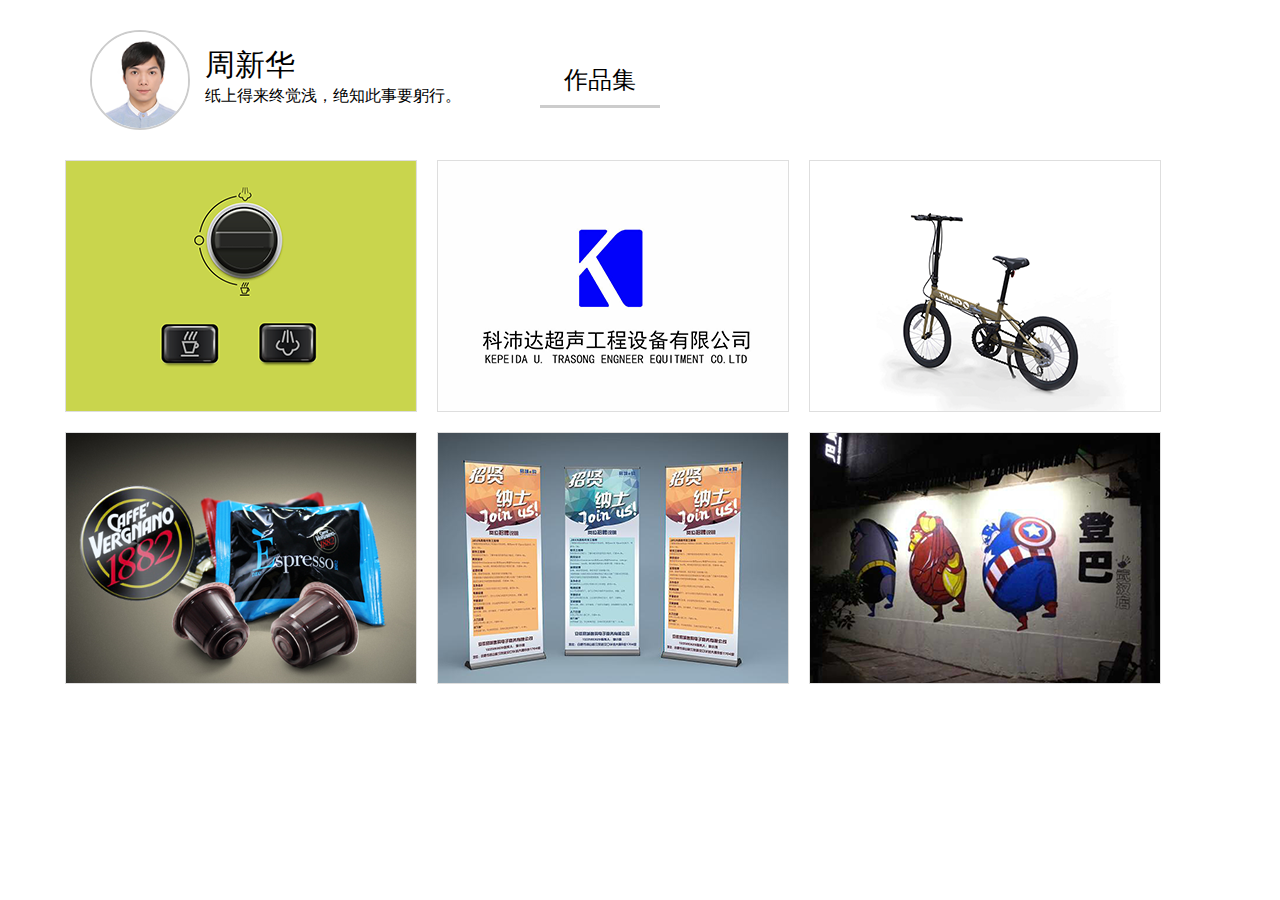
<file: index.html>
<!DOCTYPE html>
<html>
<head lang="en">
    <meta charset="UTF-8">
    <title>周新华作品集</title>
    <style type="text/css">
        body, h1, h2, h3, h4, h5, h6, hr, p, blockquote, /* structural elements 结构元素 */
        dl, dt, dd, ul, ol, li, /* list elements 列表元素 */
        pre, /* text formatting elements 文本格式元素 */
        fieldset, lengend, button, input, textarea, /* form elements 表单元素 */
        th, td { /* table elements 表格元素 */
            margin: 0;
            padding: 0;
        }
        ul, ol { list-style: none; }

        /* 重置文本格式元素 */
        a { text-decoration: none;
            color: #000;}
        a:hover { text-decoration: none; }
        body{
            font-family: 微软雅黑;
        }
        .head{
            height:120px;
            margin-top: 20px;
            /*background-color: #ccc;*/
        }
        .head .nav{
            height: 120px;
            width: 1100px;
            margin: 0 auto;
            /*background-color: yellow;*/
        }
        .head .nav .logo{
            height: 120px;
            width: 450px;
            /*background-color: gray;*/
            float: left;
        }
        .head .nav .mulu{
            /*background-color: red;*/
            float: left;
        }
        .head .nav .mulu ul{
            font-size: 24px;
            color: #000;
        }
        .head .nav .mulu ul li{
            float: left;
            width: 120px;
            height: 85px;
            text-align: center;
            line-height: 120px;
        }
        .active{
            border-bottom: 3px solid;
            border-bottom-color: #cccccc;
        }
        .head .nav .touxiang{
            width: 100px;
            height: 100px;
            border-radius: 50%;
            text-align: center;
            overflow: hidden;
            float: left;
            border: 2px solid;
            border-color: #cccccc;
            margin-top: 10px;
            box-sizing: border-box;
        }
        .head .nav .name{
            float: left;
            margin-left: 15px;
            padding-top: 25px;
        }
        #zxh{
            font-size: 30px;
        }
        .head .nav .logo .touxiang img{
            width: 100px;
        }
        .content{
            height: 580px;
            width: 1150px;
            margin: 0 auto;
        }
        .pi {
            width: 350px;
            height: 250px;
            display: inline-block;
            border: 1px solid #dedede;
            margin: 20px 20px 0 0;
            float: left;
            text-align: center;
            line-height: 250px;
        }
        .box1 {
            background: url('./images/1.png') no-repeat;
            background-size: contain; 
            opacity: 1;
        }
        .content1 {
            height:100%;
            width: 100%;
            opacity: 0;
            background: rgba(0,0,0,0.3);
            color: #fff;
            font-size: 30px;
        }
        .content1 a{
            color: #fff;
        }
        .content1:hover {
            opacity: 1;
        }
        .box2 {
            background: url('./images/2.png') no-repeat;
            background-size: contain; 
        }
        .box3 {
            background: url('./images/3.png') no-repeat;
            background-size: contain; 
        }
        .box4 {
            background: url('./images/4.png') no-repeat;
            background-size: contain; 
        }
        .box5 {
            background: url('./images/5.png') no-repeat;
            background-size: contain; 
        }
        .box6 {
            background: url('./images/8.png') no-repeat;
            background-size: contain; 
        }
        /*.box7 {*/
            /*background: url('./images/7.png') no-repeat;*/
            /*background-size: contain; */
        /*}*/
        /*.box8 {*/
            /*background: url('./images/8.png') no-repeat;*/
            /*background-size: contain; */
        /*}*/
    </style>
</head>
<body>
<div class="head">
    <div class="nav">
        <div class="logo">
            <div class="touxiang">
                <a href="index.html"><img src="images/tx2.png" alt=""/></a>
            </div>
            <div class="name">
                <p id="zxh">周新华</p>
                <p>纸上得来终觉浅，绝知此事要躬行。</p>
            </div>
        </div>
        <div class="mulu">
            <ul>
                <li class="active"><P><a href="">作品集</a></P></li>
                <!--<li><p><a href="">简历</a></p></li>-->
            </ul>
        </div>
    </div>
</div>
<div class="content">
    <div class="pi box1">
        <div class="content1"><a href="UI.html">UI设计</a></div>
    </div>
    <div class="pi box2">
        <div class="content1"><a href="VI.html">VI设计</a></div>
    </div>
    <div class="pi box3"><div class="content1"><a href="PD.html">产品设计</a></div></div>
    <div class="pi box4"><div class="content1"><a href="DS.html">电商设计</a></div></div>
    <div class="pi box5"><div class="content1"><a href="PM.html">平面设计</a></div></div>
    <div class="pi box6"><div class="content1"><a href="SH.html">手绘涂鸦</a></div></div>
</div>
<div class="footer"></div>

</body>
</html>
</file>
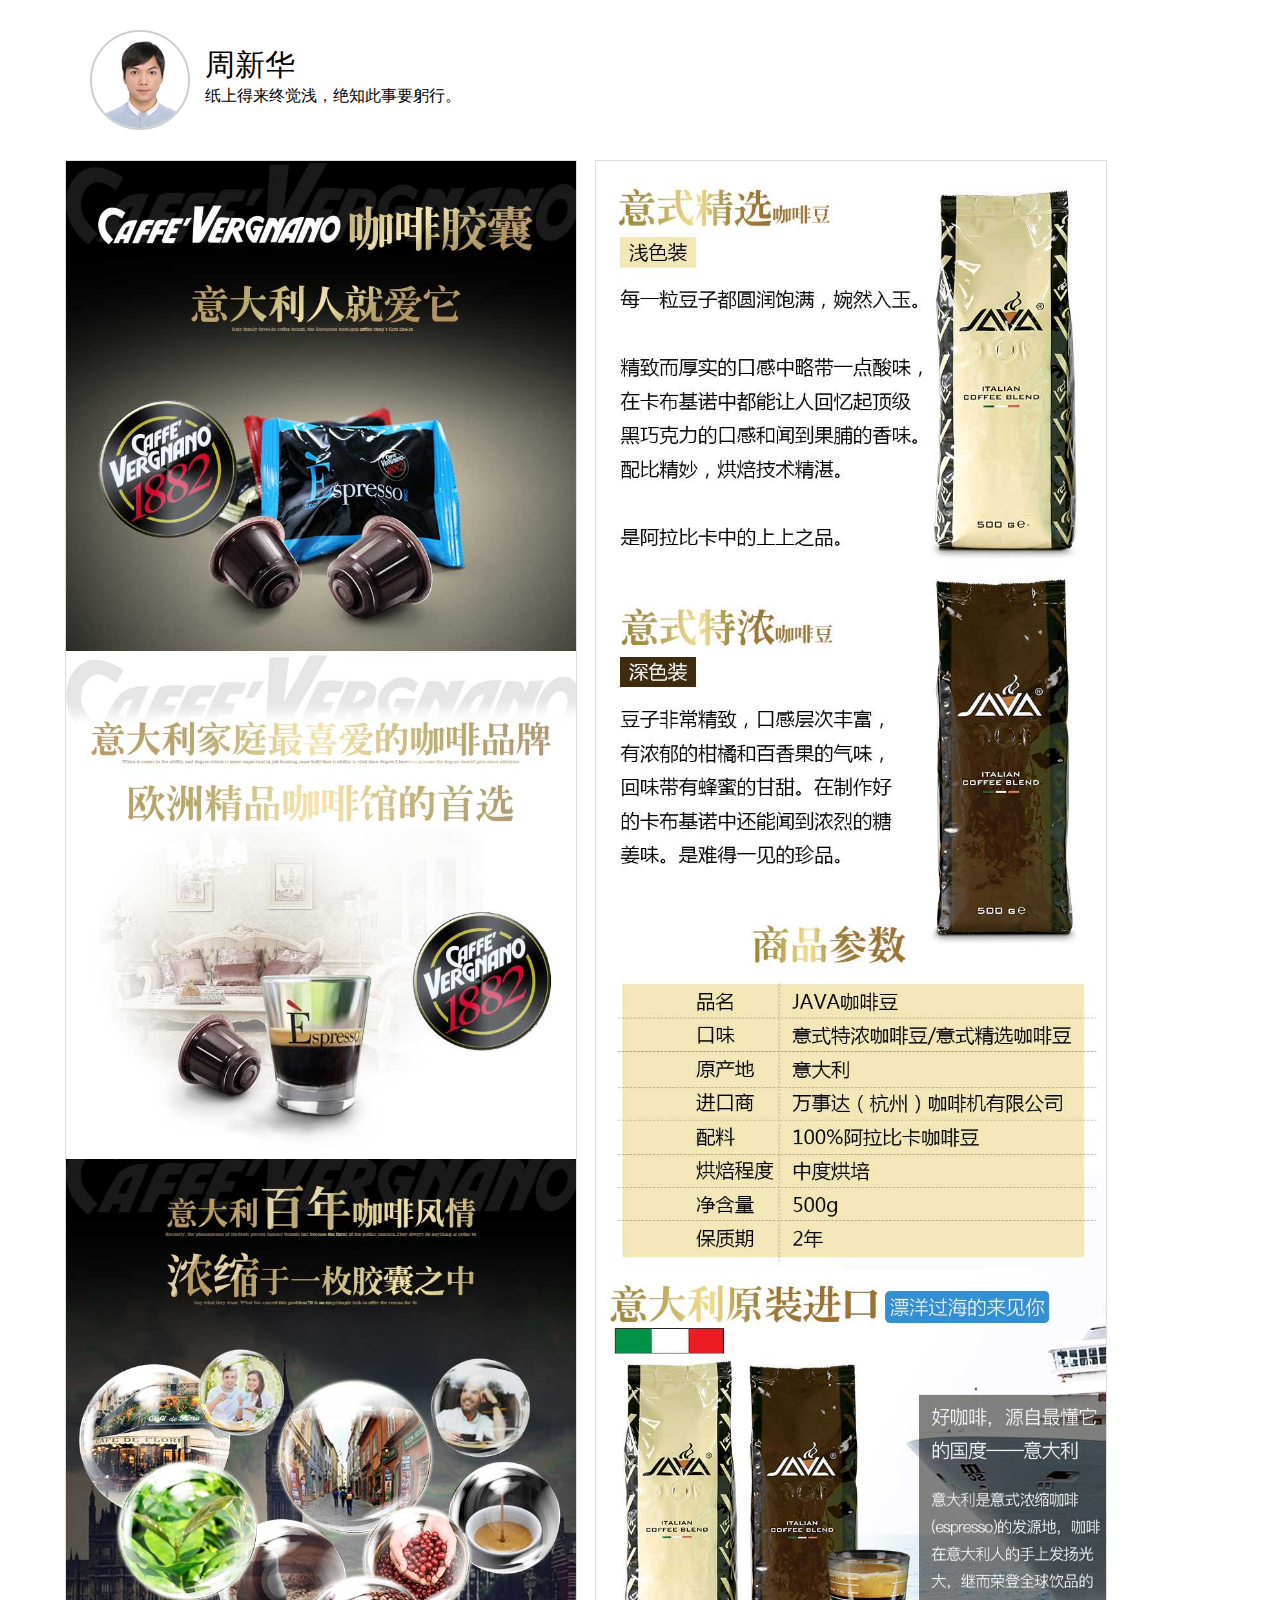
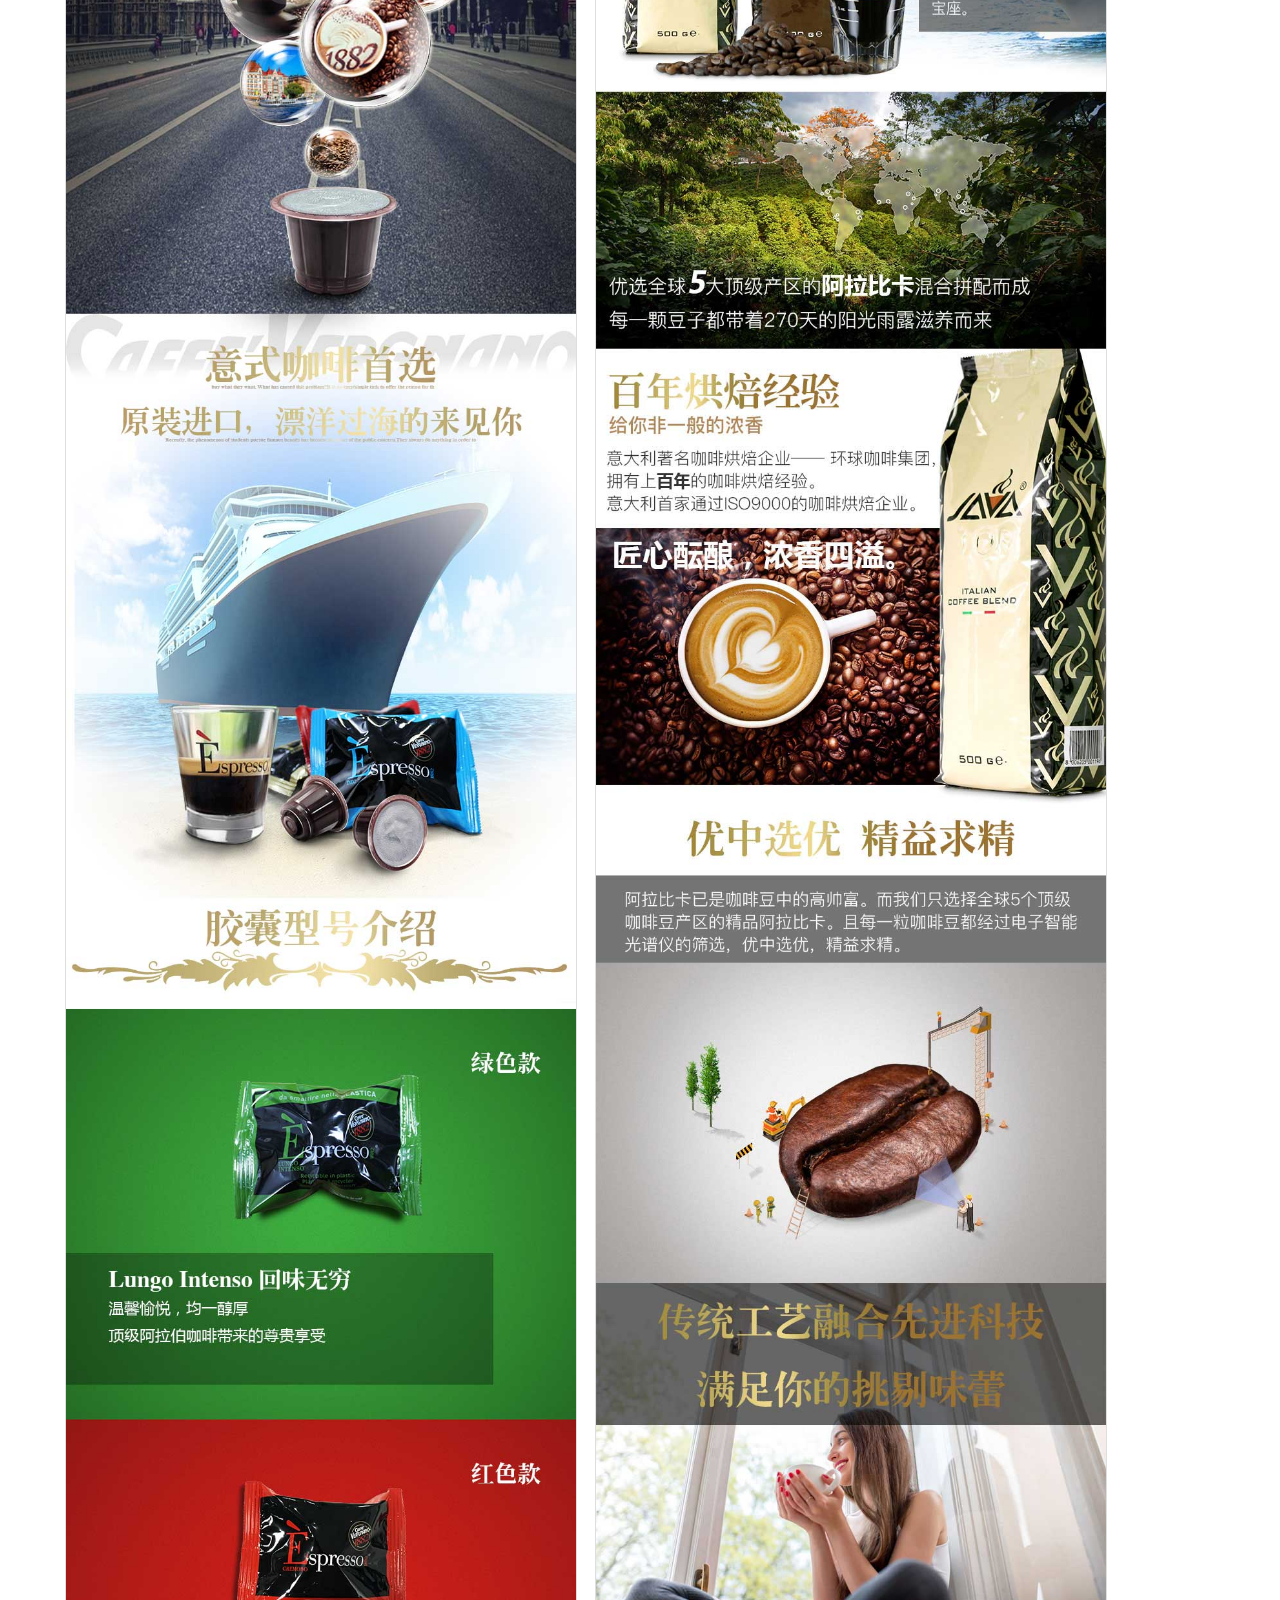
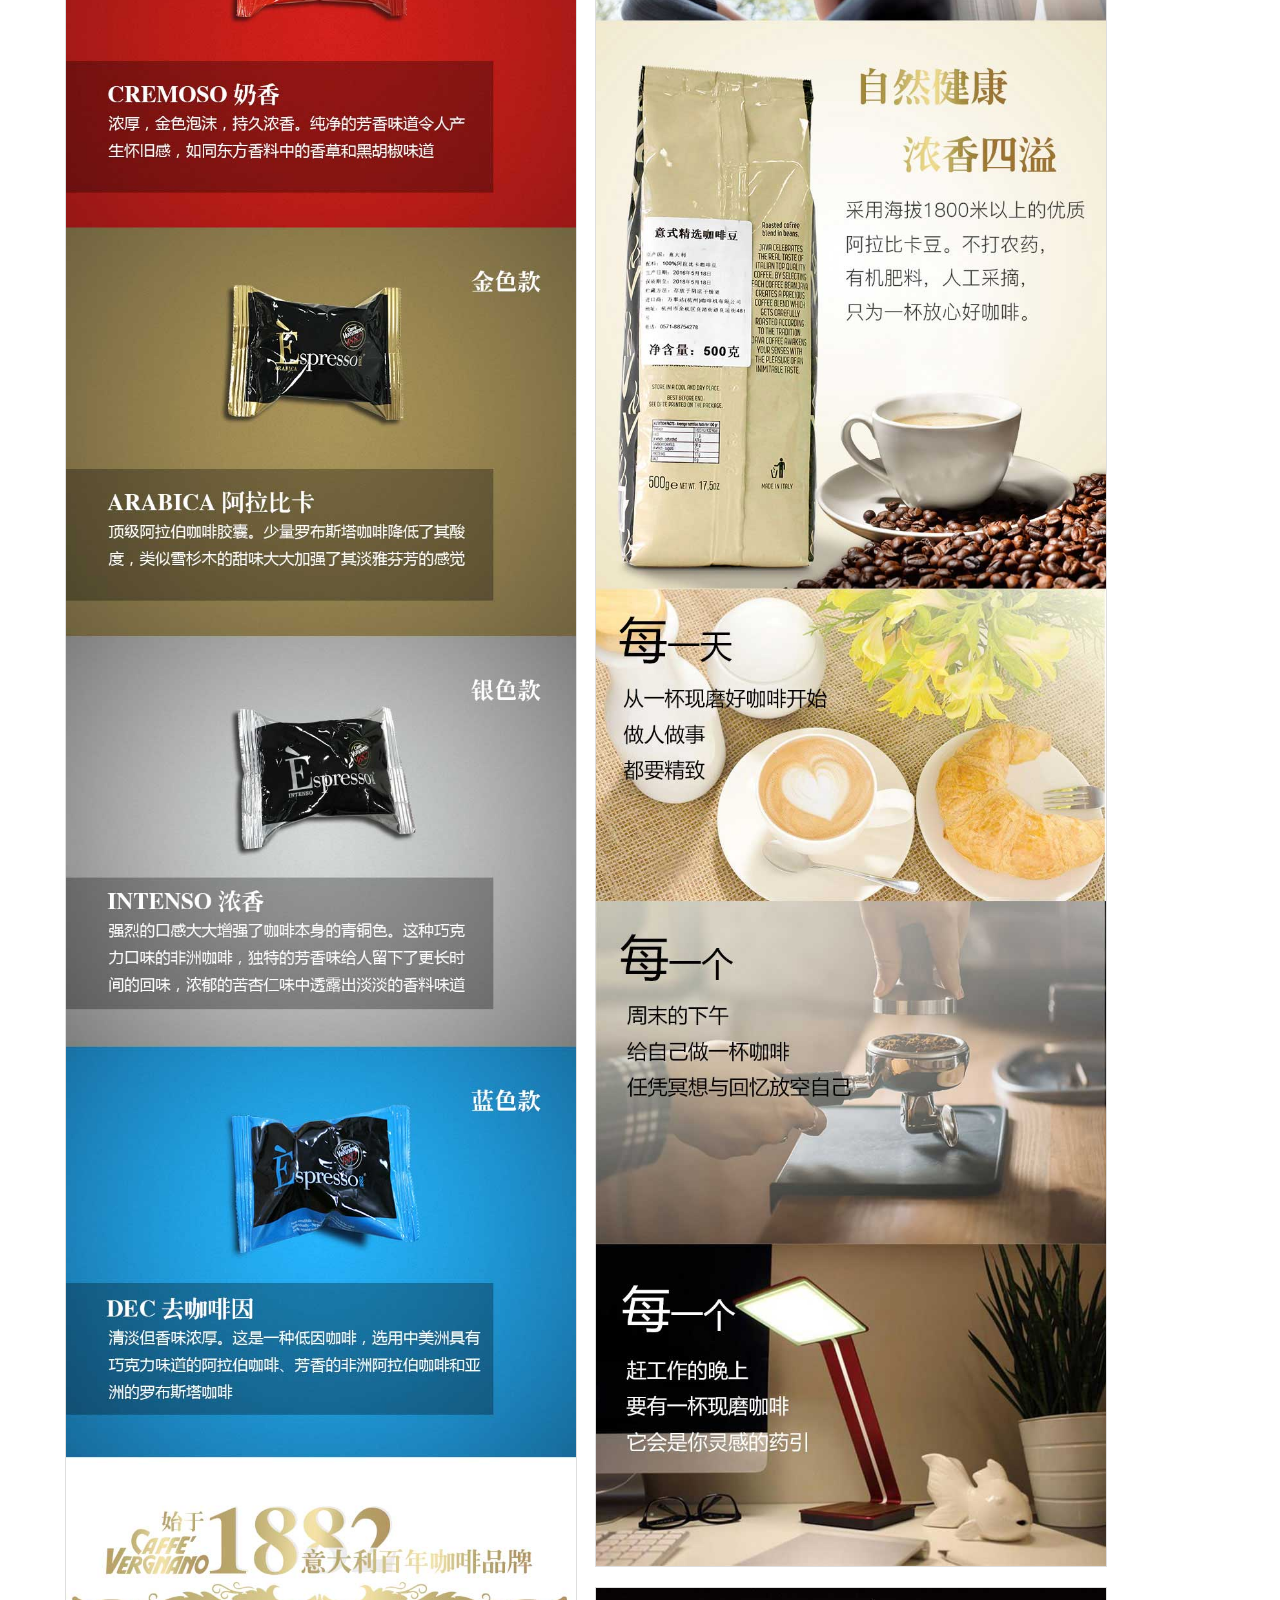
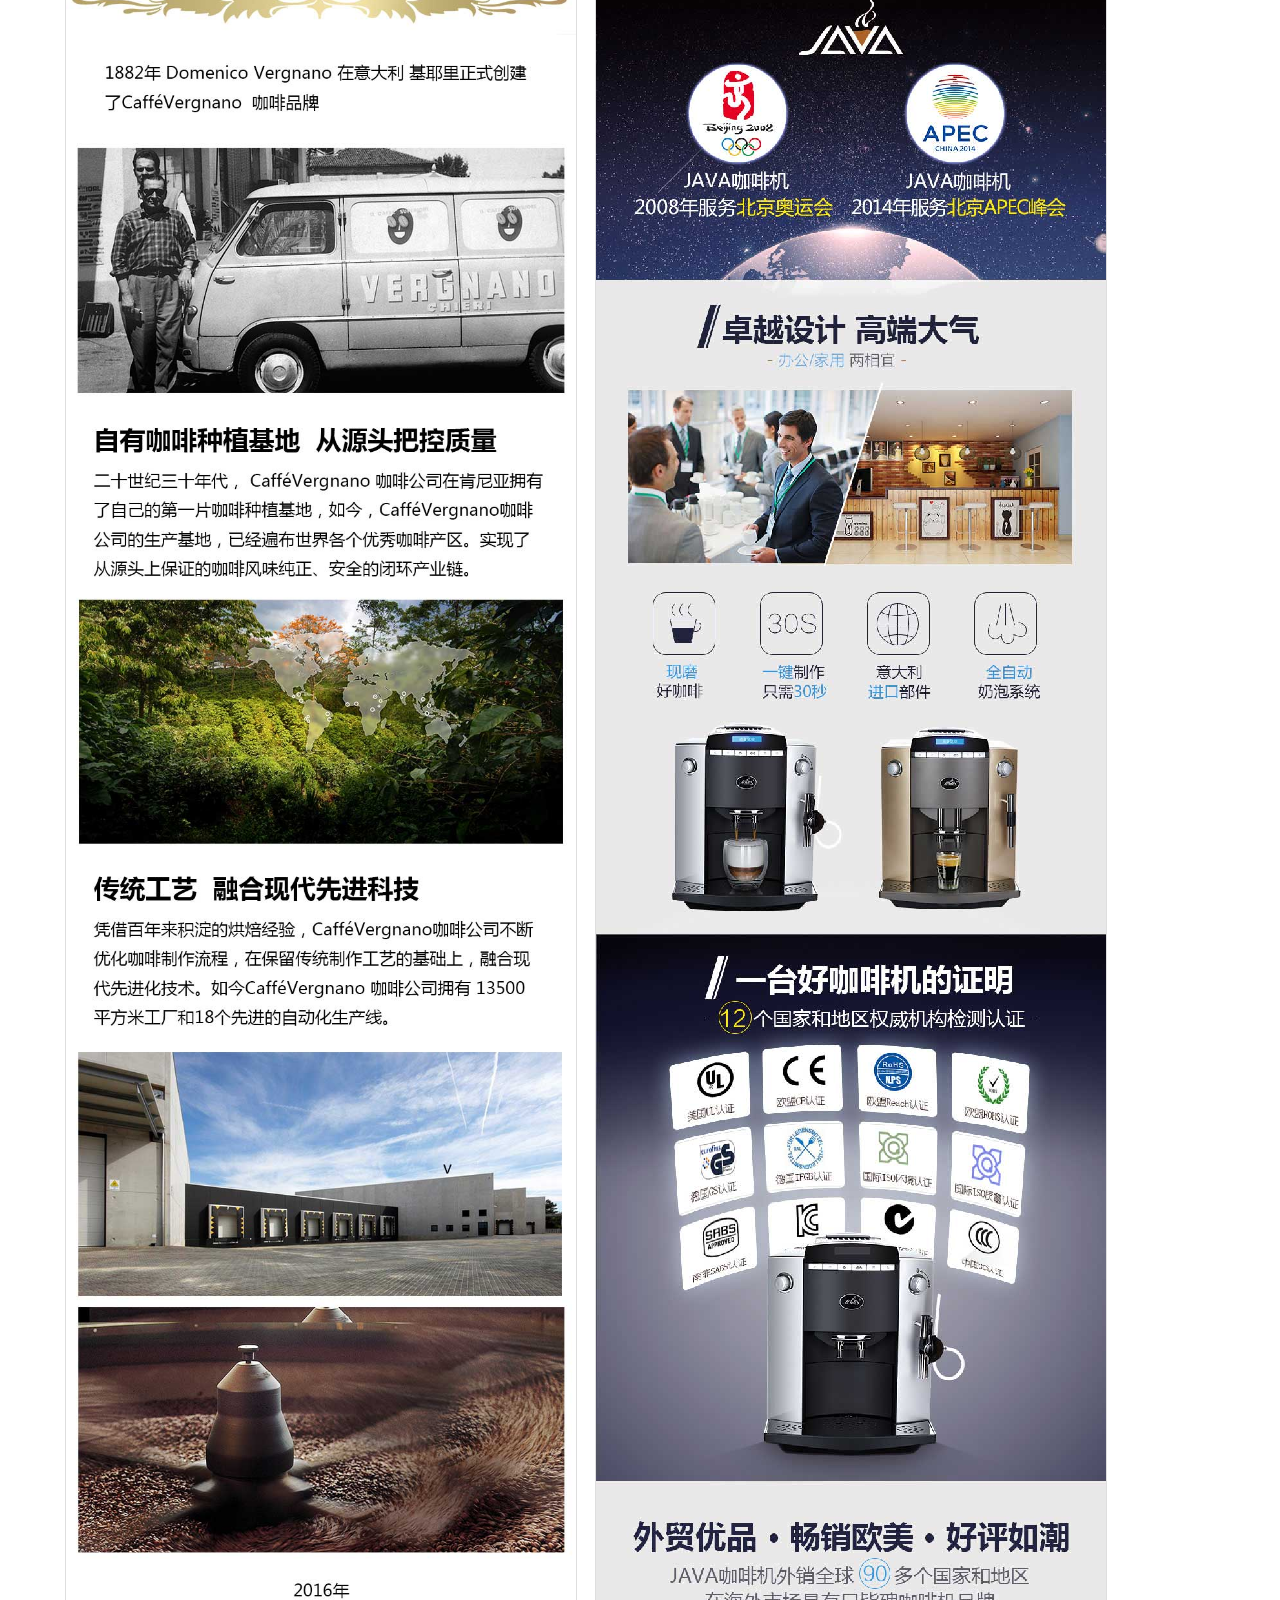
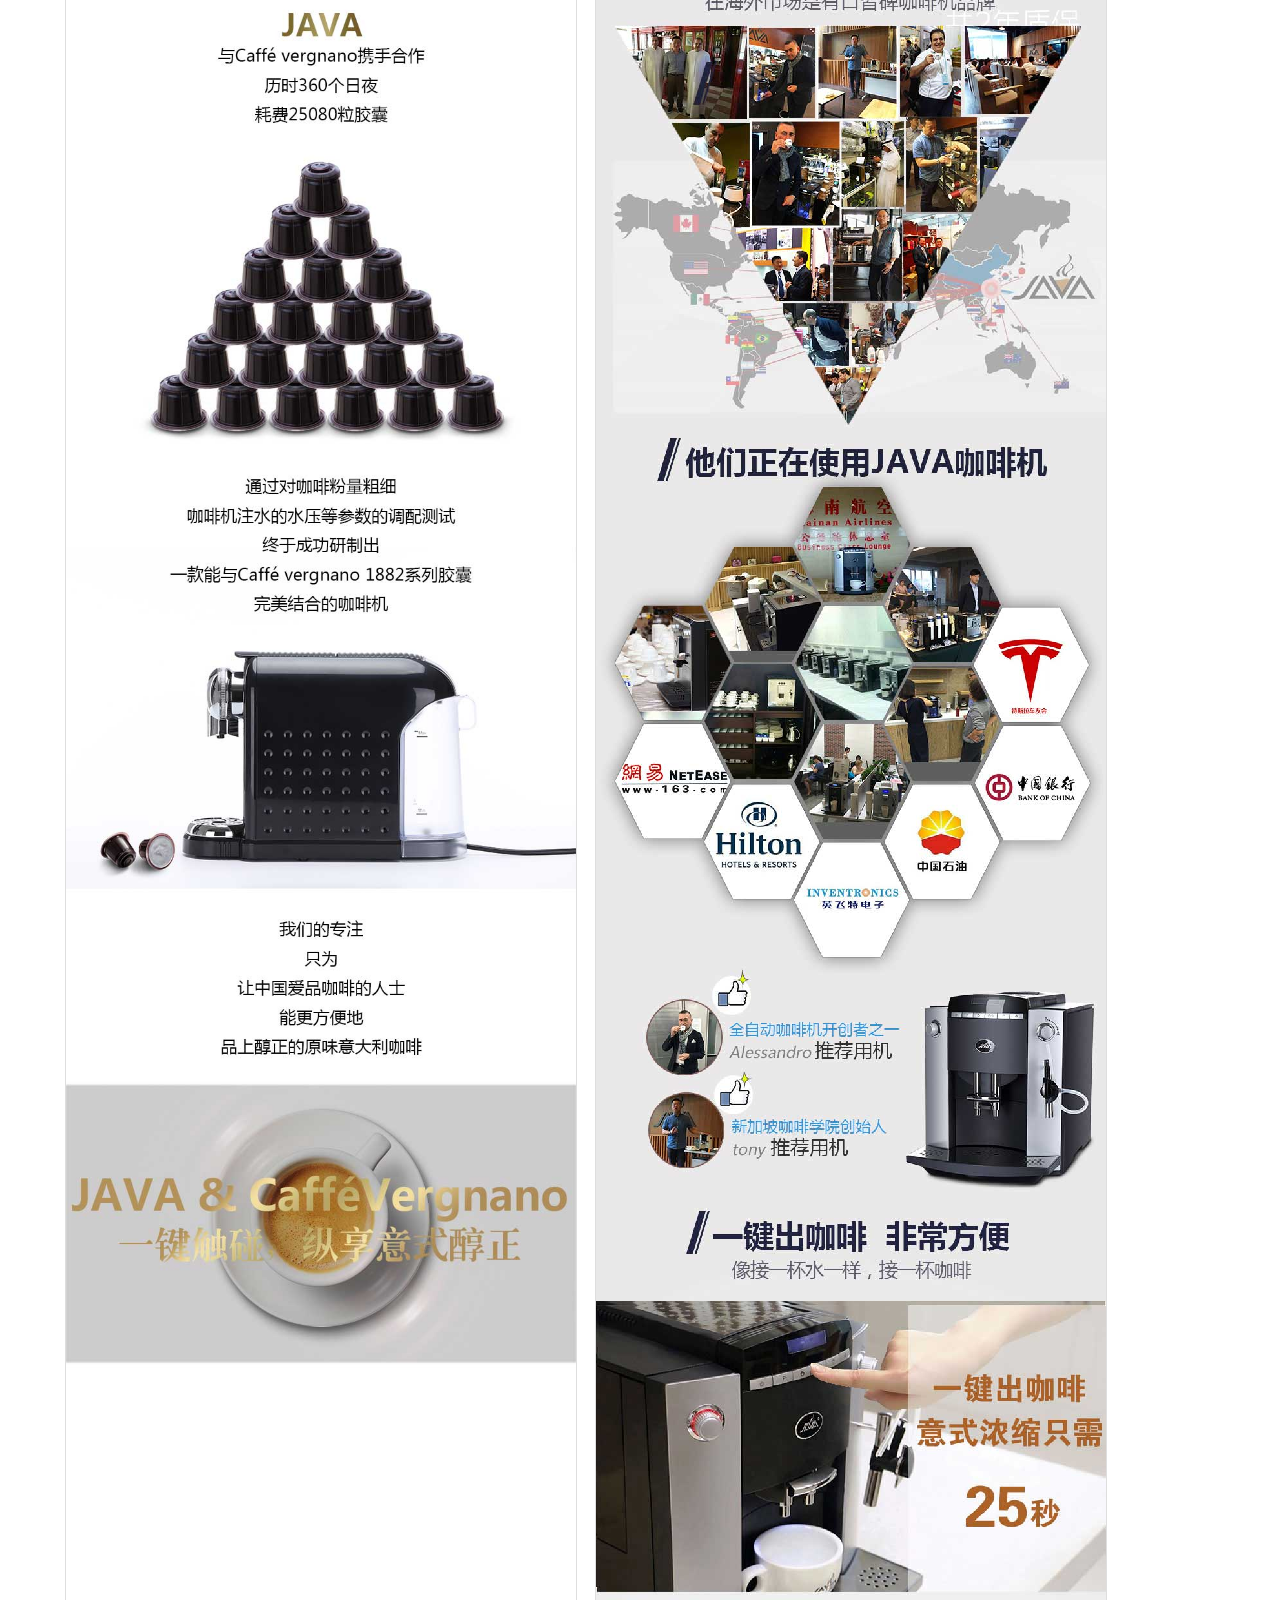
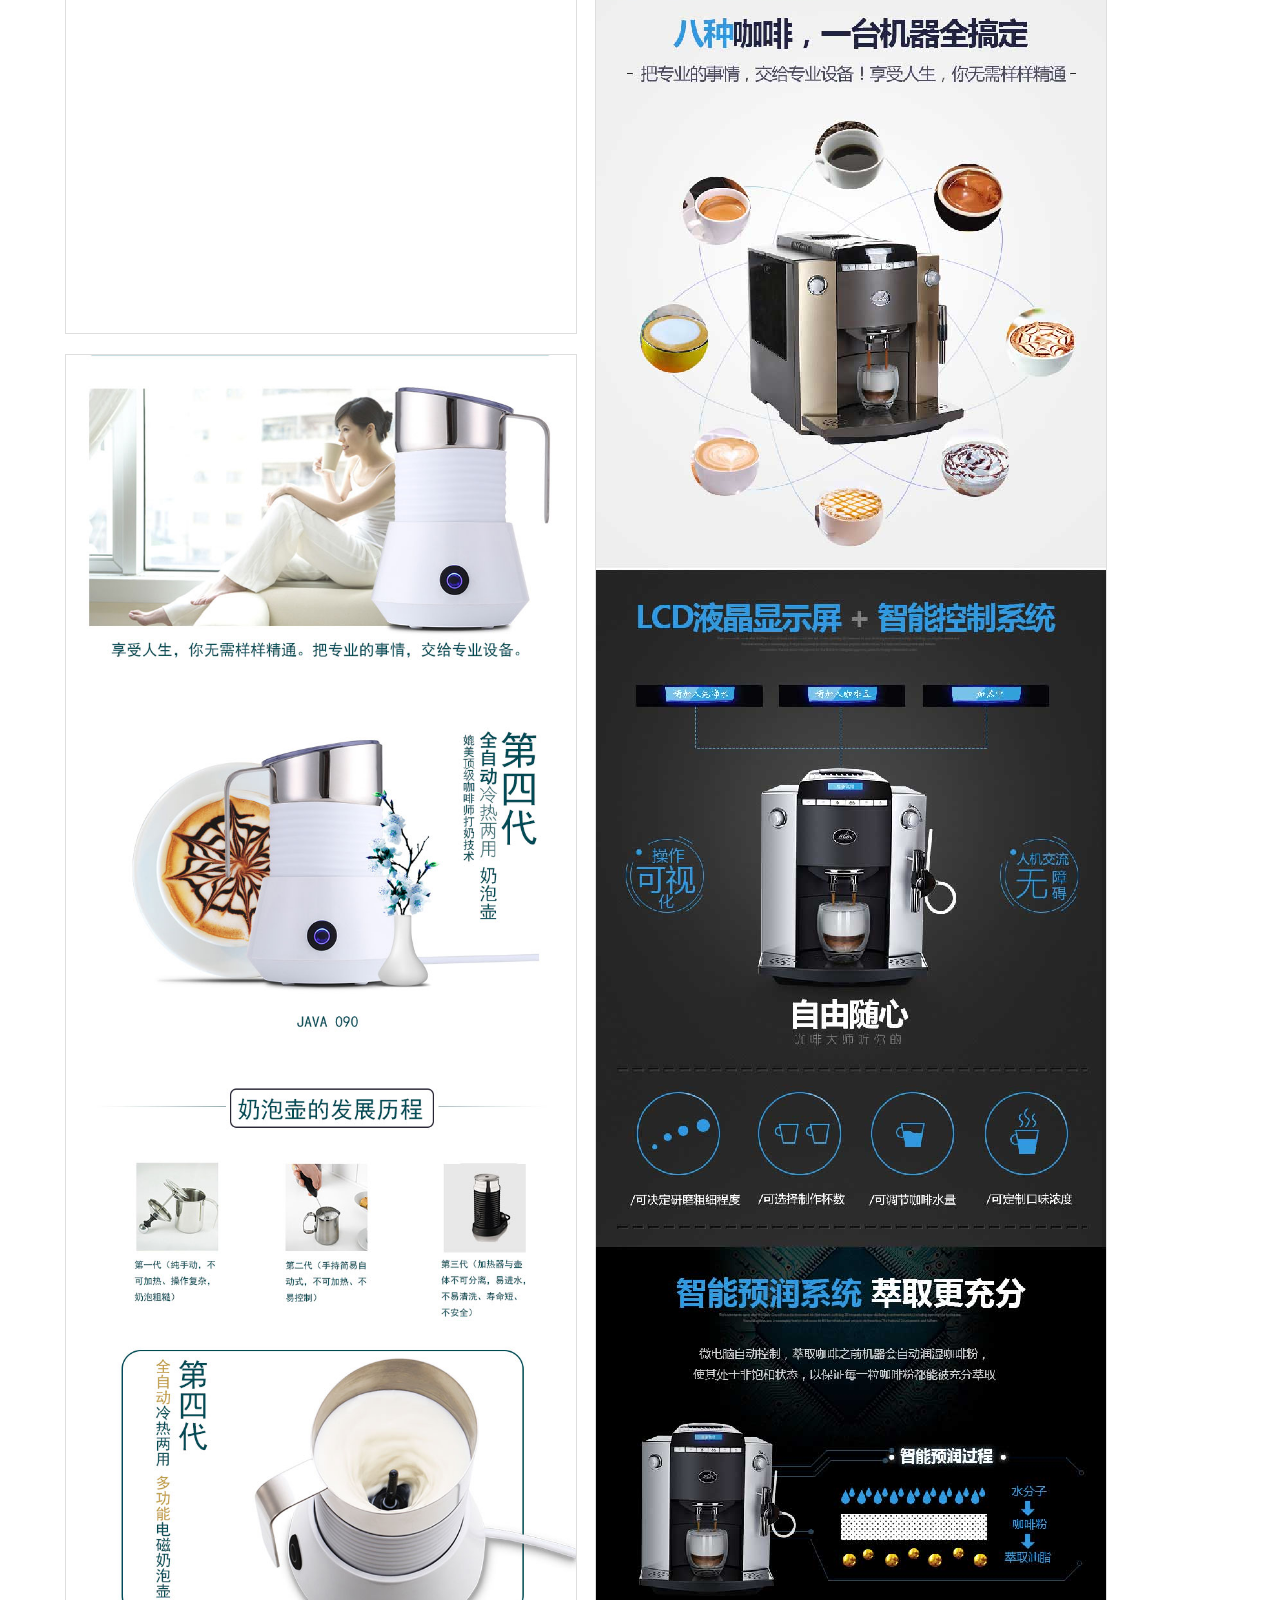
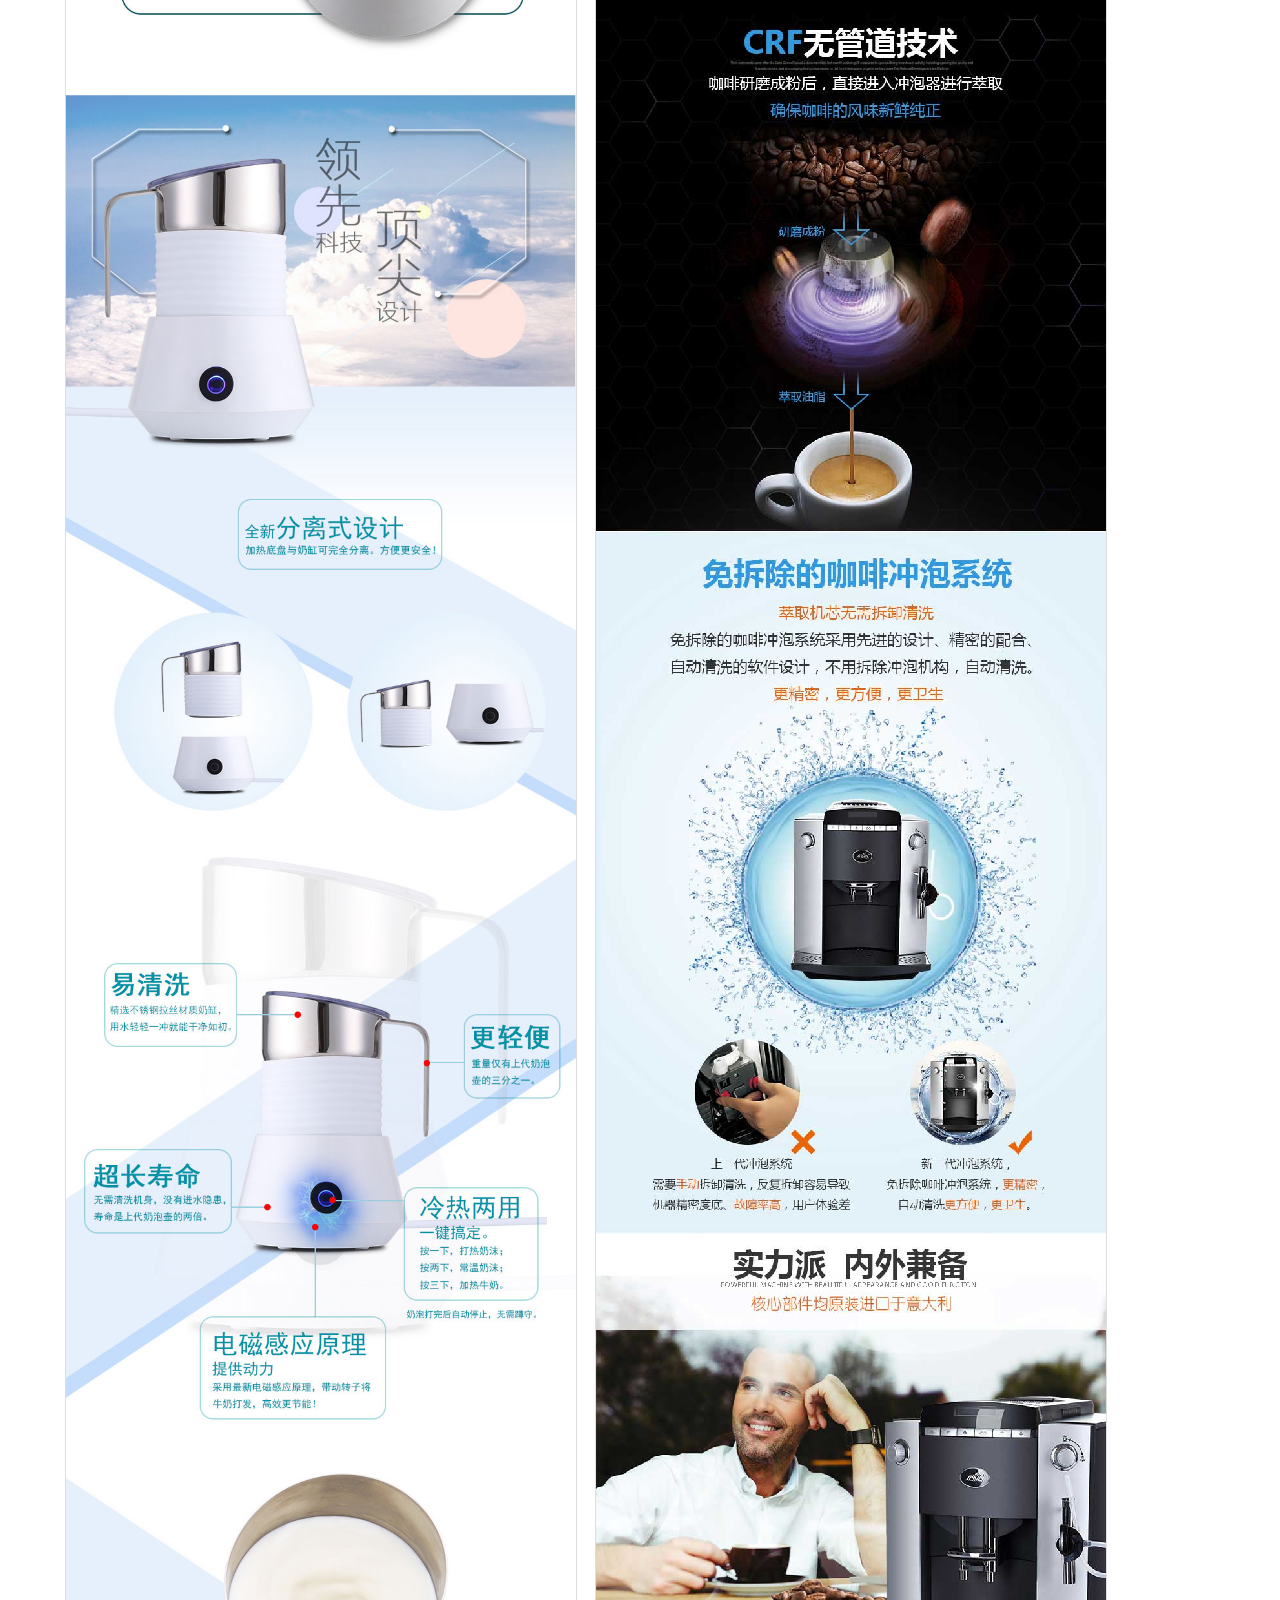
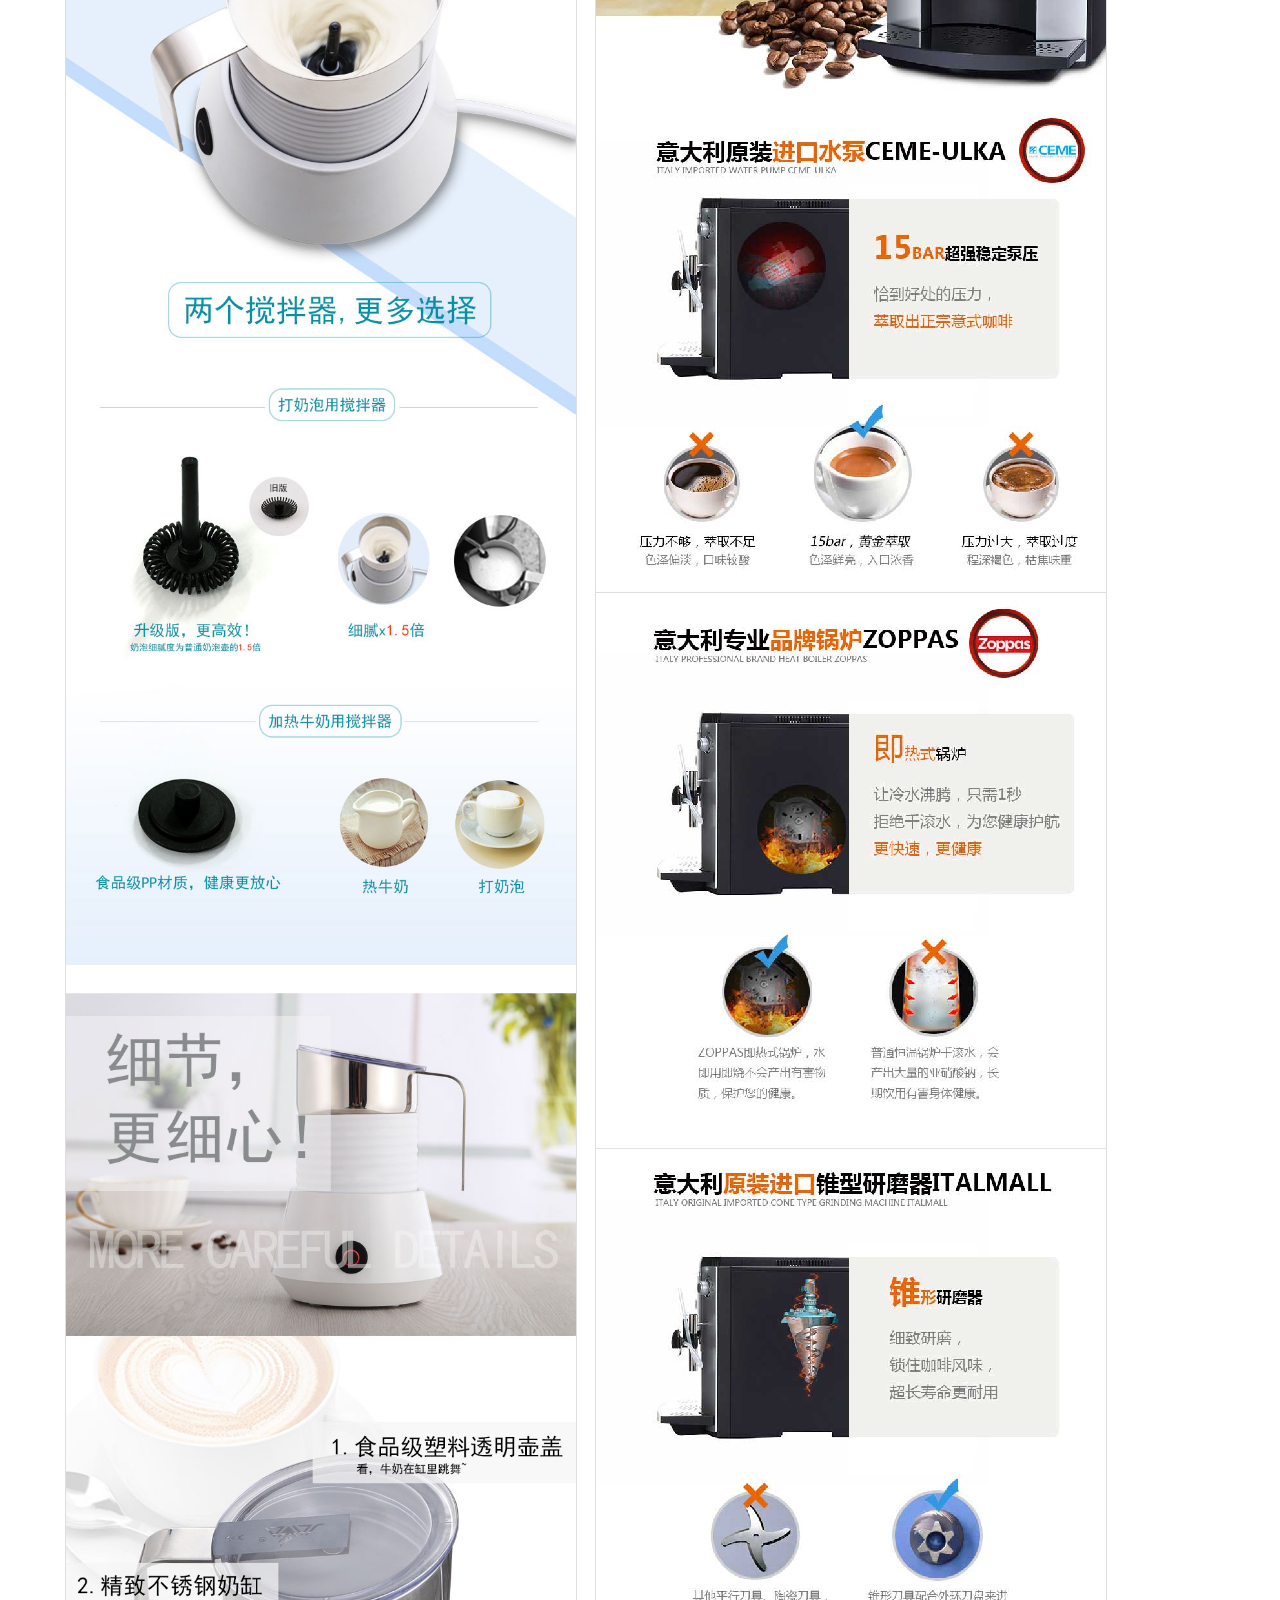
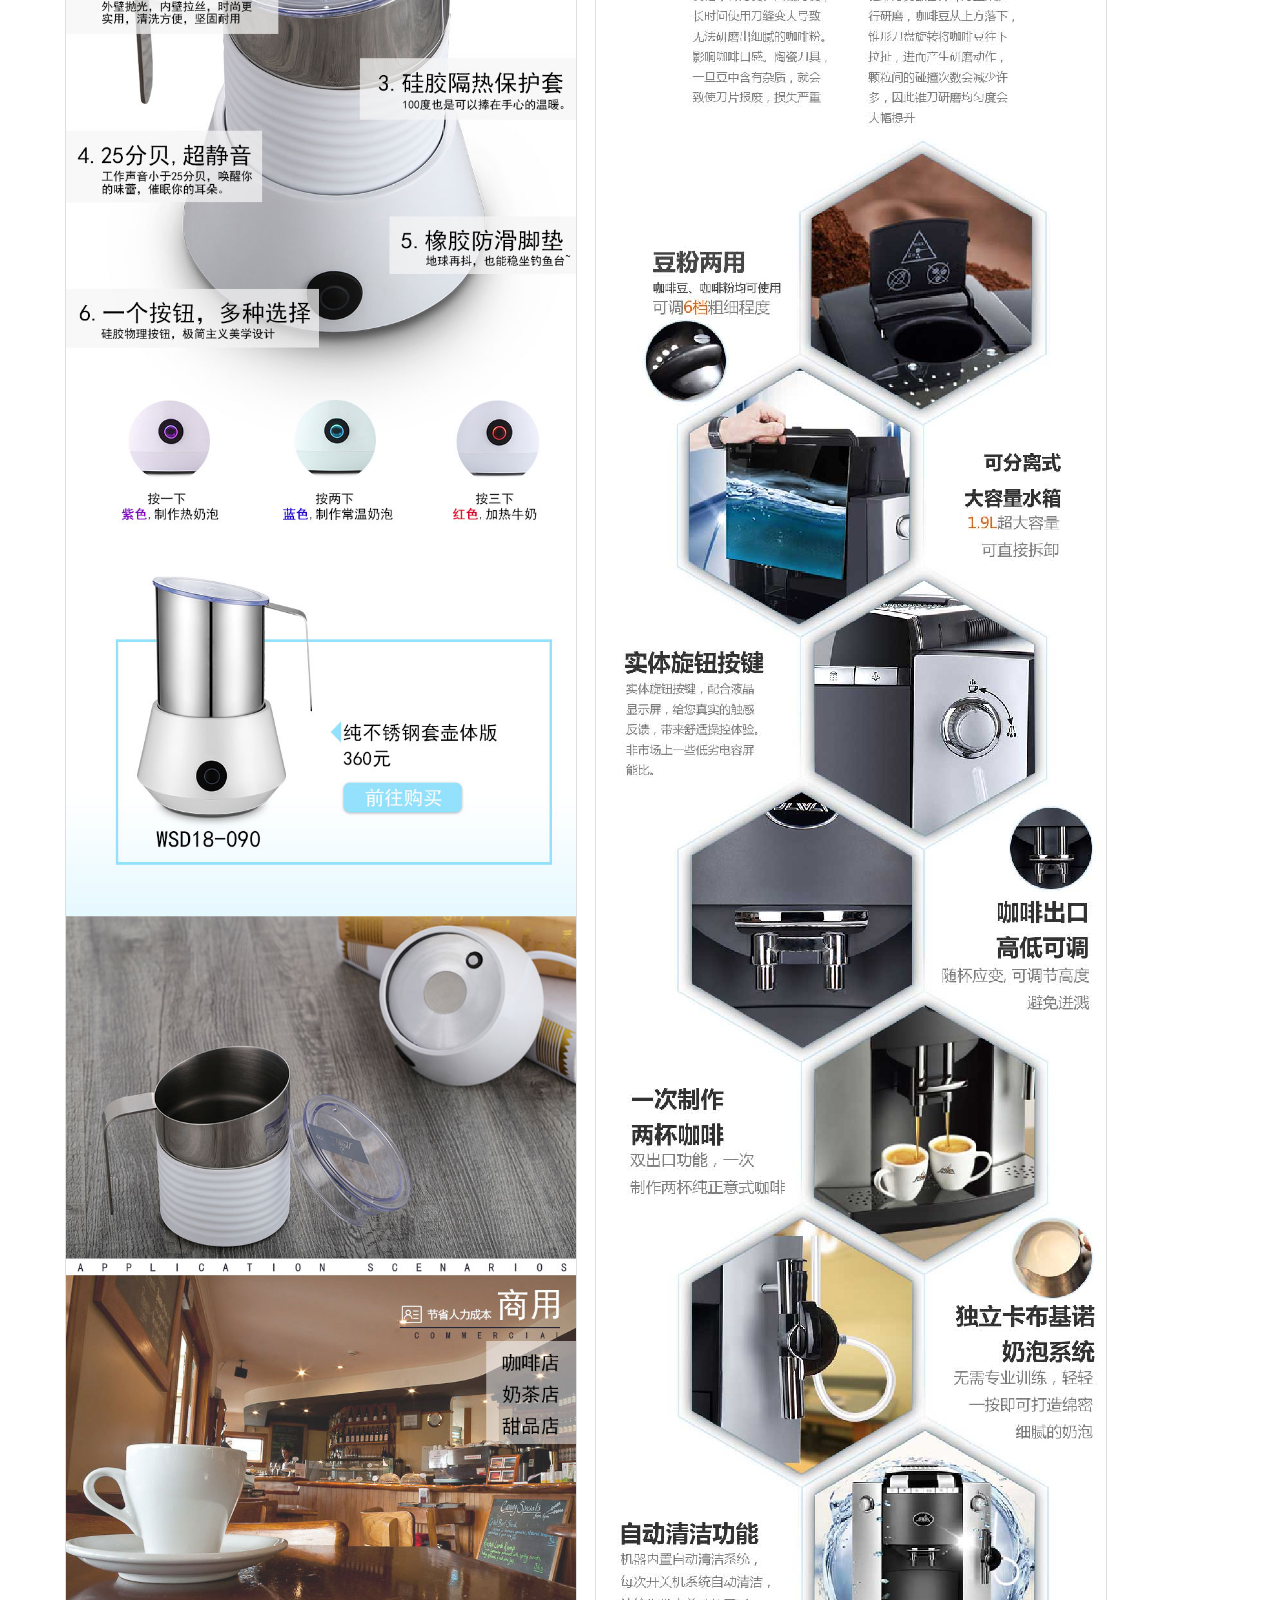
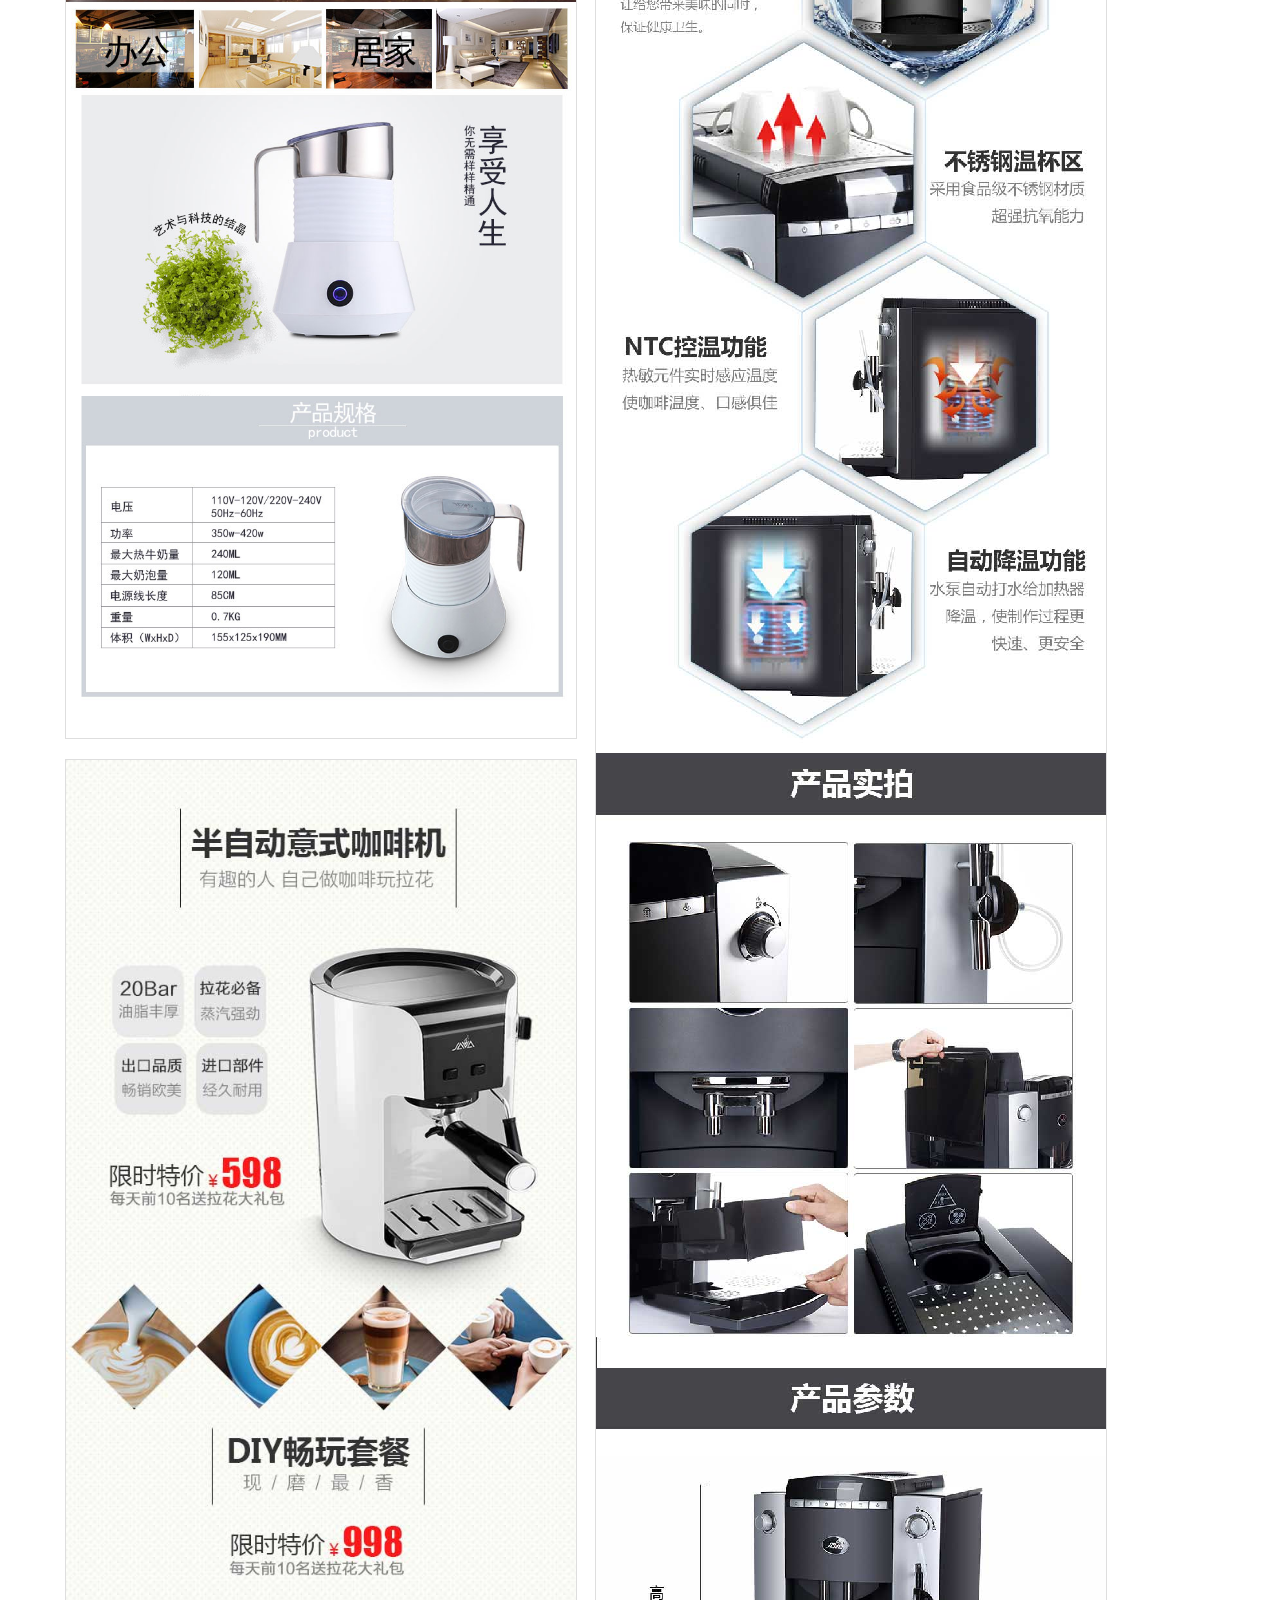
<file: DS.html>
<!DOCTYPE html>
<html>
<head lang="en">
    <meta charset="UTF-8">
    <title>周新华作品集</title>
    <style type="text/css">
        body, h1, h2, h3, h4, h5, h6, hr, p, blockquote, /* structural elements 结构元素 */
        dl, dt, dd, ul, ol, li, /* list elements 列表元素 */
        pre, /* text formatting elements 文本格式元素 */
        fieldset, lengend, button, input, textarea, /* form elements 表单元素 */
        th, td { /* table elements 表格元素 */
            margin: 0;
            padding: 0;
        }
        ul, ol { list-style: none; }

        /* 重置文本格式元素 */
        a { text-decoration: none; }
        a:hover { text-decoration: none; }
        body{
            font-family: 微软雅黑;
        }
        .head{
            height:120px;margin-top: 20px;
            /*background-color: #ccc;*/
        }
        .head .nav{
            height: 120px;
            width: 1100px;
            margin: 0 auto;
            /*background-color: yellow;*/
        }
        .head .nav .logo{
            height: 120px;
            width: 450px;
            /*background-color: gray;*/
            float: left;
        }
        .head .nav .mulu{
            /*background-color: red;*/
            float: left;
        }
        .head .nav .mulu ul{
            font-size: 24px;
        }
        .head .nav .mulu ul li{
            float: left;
            width: 120px;
            height: 85px;ds           text-align: center;
            line-height: 120px;
        }
        .active{
            border-bottom: 3px solid;
            border-bottom-color: #cccccc;
        }
        .head .nav .touxiang{
            width: 100px;
            height: 100px;
            border-radius: 50%;
            text-align: center;
            overflow: hidden;
            float: left;
            border: 2px solid;
            border-color: #cccccc;
            margin-top: 10px;
            box-sizing: border-box;
        }
        .head .nav .name{
            float: left;
            margin-left: 15px;
            padding-top: 25px;
        }
        #zxh{
            font-size: 30px;
        }
        .head .nav .logo .touxiang img{
            width: 100px;
        }
        .content{
            width: 1150px;
            margin: 0 auto;
            background-color: yellow;
        }
        .box1{
            width: 510px;
            display: inline-block;
            margin: 0px 20px 0 0;
            float: left;
        }
       .content img {
            width: 510px;
            /*height: 250px;*/
            display: inline-block;
            border: 1px solid #dedede;
            margin: 20px 20px 0 0;
            float: left;
            line-height: 250px;
        }
        /*ul:nth-child(1){*/
            /*background: url('./images/2.png') no-repeat;*/
            /*background-size: contain;*/
        /*}*/
    </style>
</head>
<body>
<div class="head">
    <div class="nav">
        <div class="logo">
            <div class="touxiang">
                <a href="index.html"><img src="images/tx2.png" alt=""q/></a>
            </div>
            <div class="name">
                <p id="zxh">周新华</p>
                <p>纸上得来终觉浅，绝知此事要躬行。</p>
            </div>
        </div>
        <div class="mulu">
            <ul>
                <!--<li class="active"><P><a href="">作品集</a></P></li>-->
                <!--<li><p><a href="">简历</a></p></li>-->
            </ul>
        </div>
    </div>
</div>
<div class="content">
    <div class="box1">
     <img src="images/ds/1.jpg" alt="" class="img1"/>
    <img src="images/ds/2.jpg" alt="" class="img1"/>
    <img src="images/ds/5.jpg" alt="" class="img1"/>
 

    
    </div>
    <div class="box1">
    <img src="images/ds/4.jpg" alt="" class="img1"/>
       <img src="images/ds/3.jpg" alt="" class="img1"/>

       <img src="images/ds/5.jpg" alt="" class="img1"/>
    </div>


</div>
</body>
</html>
</file>
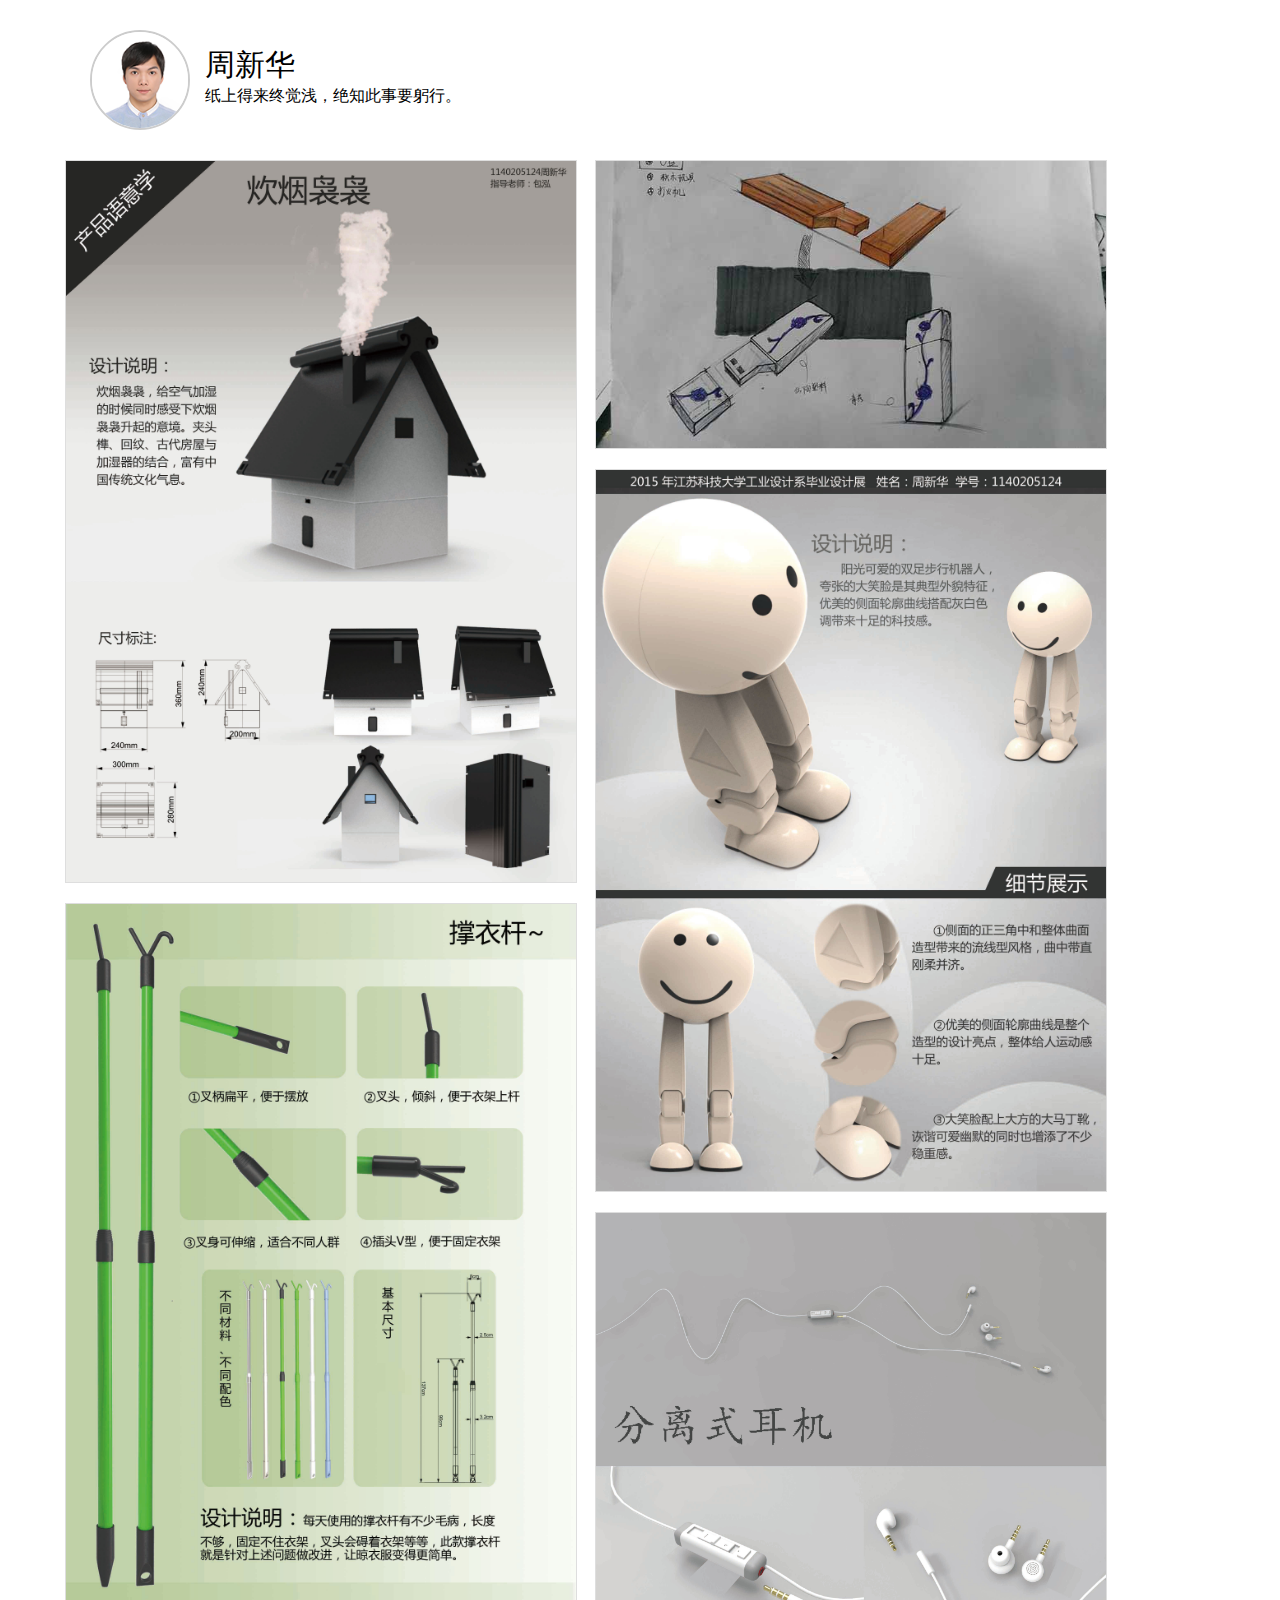
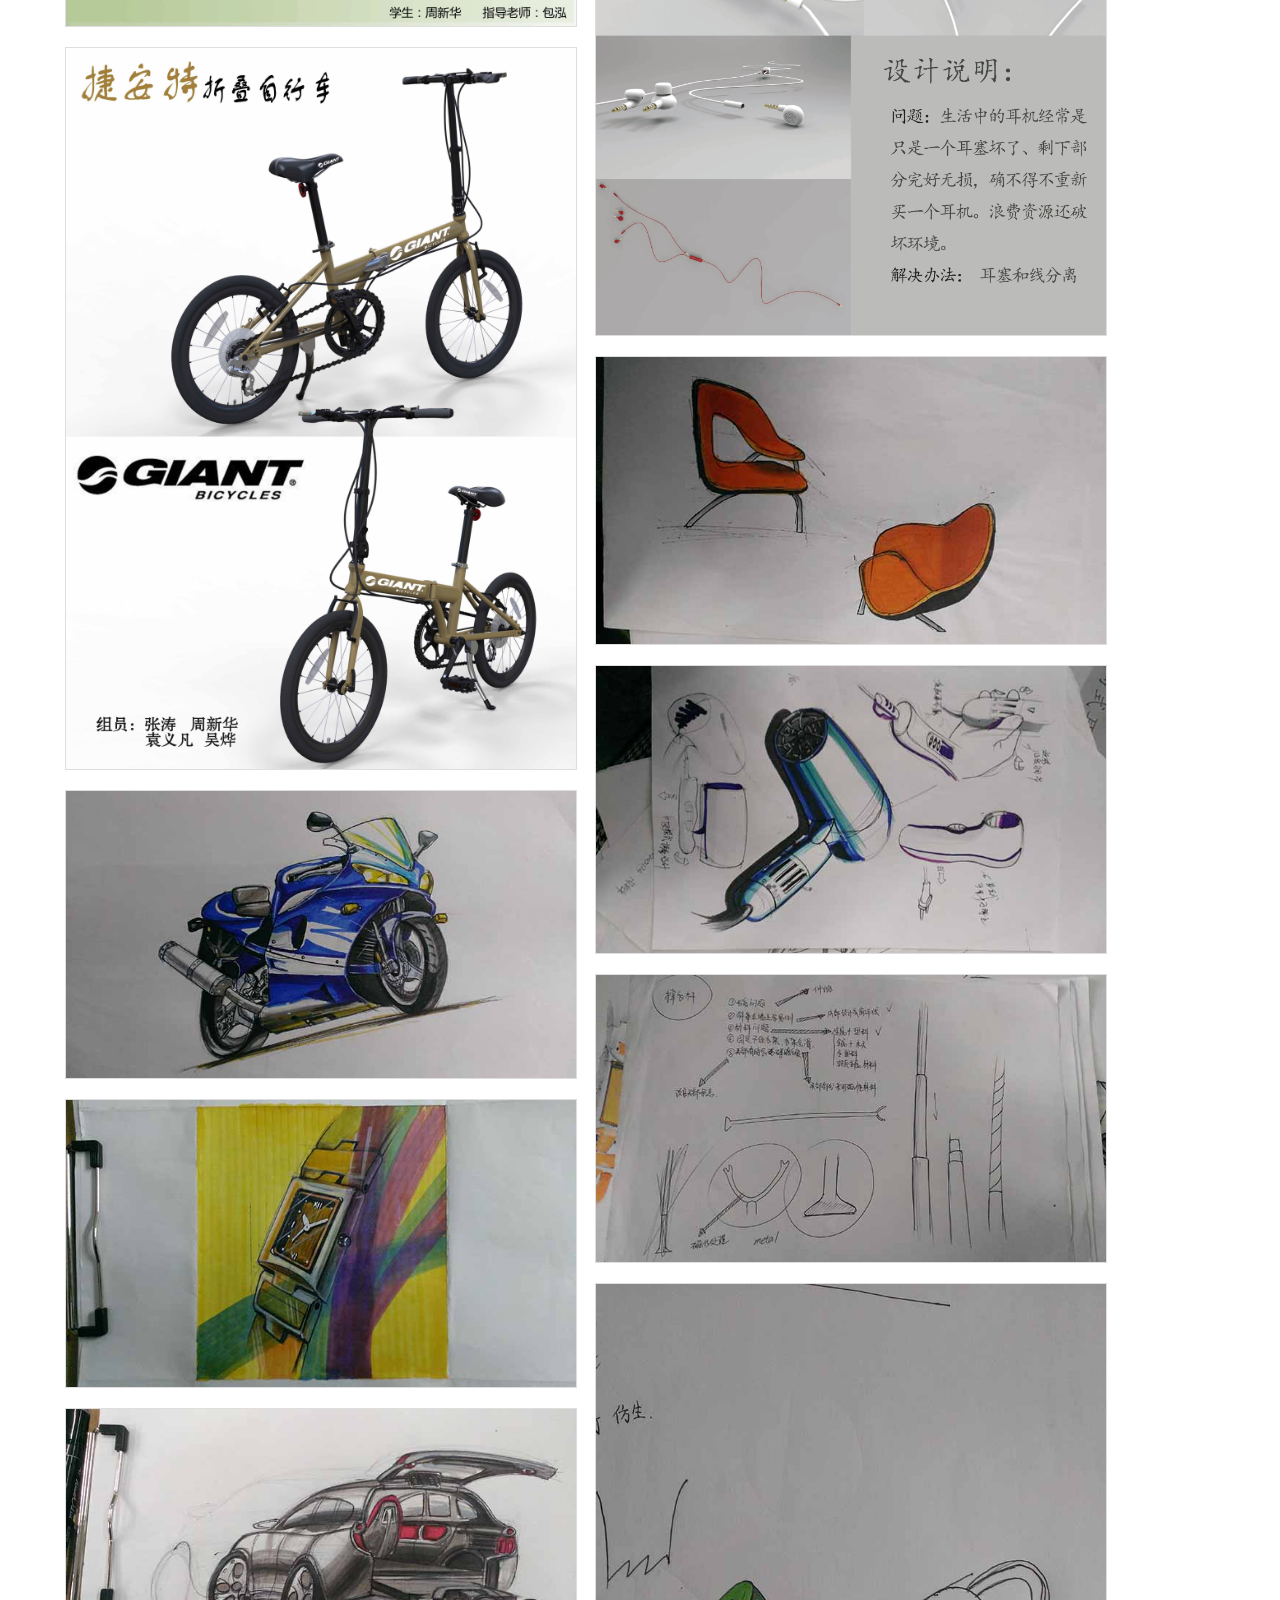
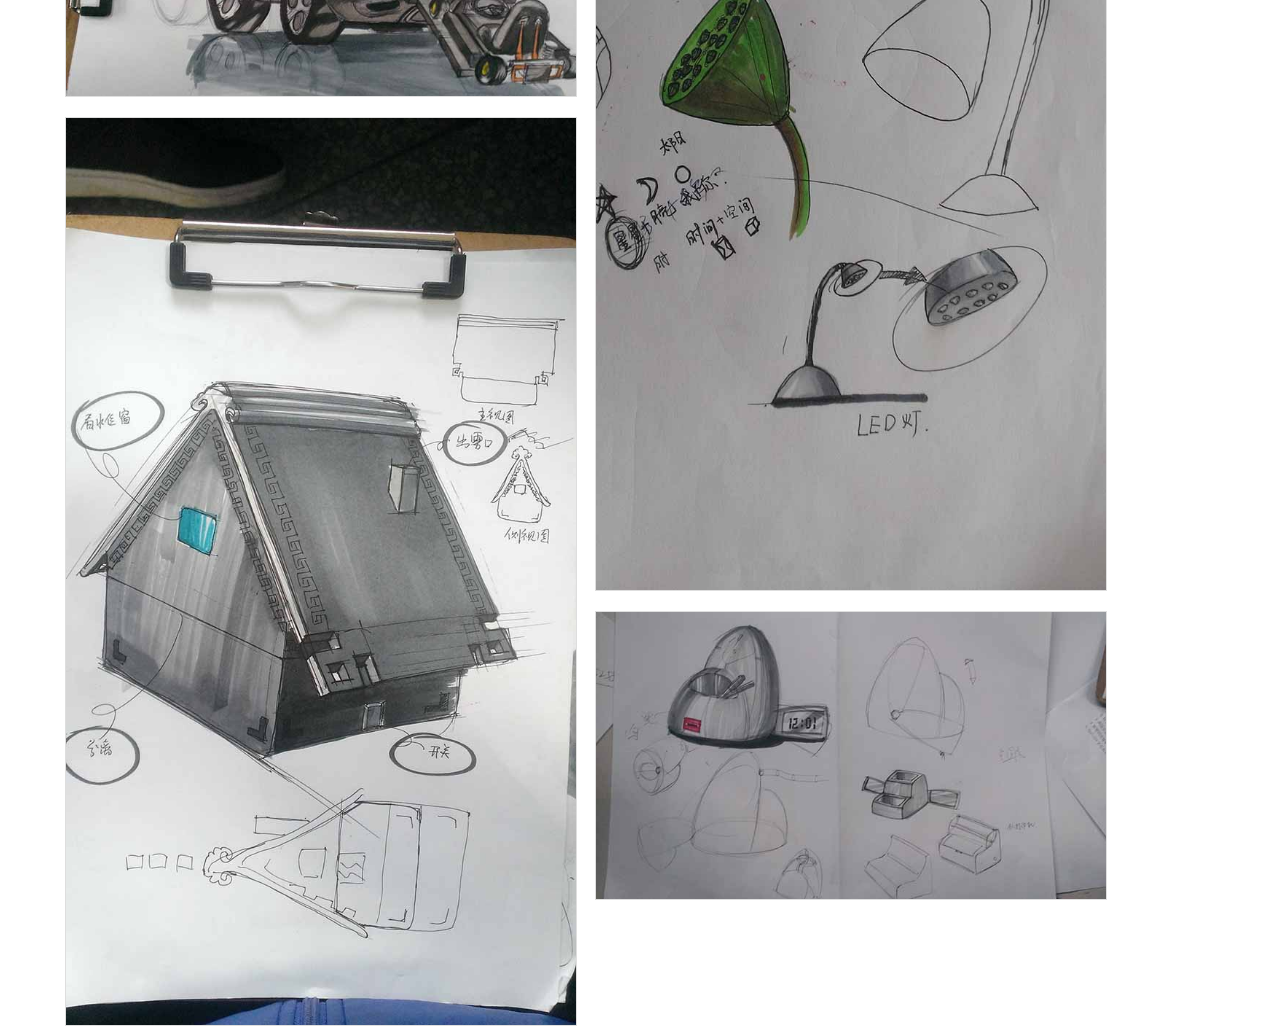
<file: PD.html>
<!DOCTYPE html>
<html>
<head lang="en">
    <meta charset="UTF-8">
    <title>周新华作品集</title>
    <style type="text/css">
        body, h1, h2, h3, h4, h5, h6, hr, p, blockquote, /* structural elements 结构元素 */
        dl, dt, dd, ul, ol, li, /* list elements 列表元素 */
        pre, /* text formatting elements 文本格式元素 */
        fieldset, lengend, button, input, textarea, /* form elements 表单元素 */
        th, td { /* table elements 表格元素 */
            margin: 0;
            padding: 0;
        }
        ul, ol { list-style: none; }

        /* 重置文本格式元素 */
        a { text-decoration: none; }
        a:hover { text-decoration: none; }
        body{
            font-family: 微软雅黑;
        }
        .head{
            height:120px;margin-top: 20px;
            /*background-color: #ccc;*/
        }
        .head .nav{
            height: 120px;
            width: 1100px;
            margin: 0 auto;
            /*background-color: yellow;*/
        }
        .head .nav .logo{
            height: 120px;
            width: 450px;
            /*background-color: gray;*/
            float: left;
        }
        .head .nav .mulu{
            /*background-color: red;*/
            float: left;
        }
        .head .nav .mulu ul{
            font-size: 24px;
        }
        .head .nav .mulu ul li{
            float: left;
            width: 120px;
            height: 85px;
            text-align: center;
            line-height: 120px;
        }
        .active{
            border-bottom: 3px solid;
            border-bottom-color: #cccccc;
        }
        .head .nav .touxiang{
            width: 100px;
            height: 100px;
            border-radius: 50%;
            text-align: center;
            overflow: hidden;
            float: left;
            border: 2px solid;
            border-color: #cccccc;
            margin-top: 10px;
            box-sizing: border-box;
        }
        .head .nav .name{
            float: left;
            margin-left: 15px;
            padding-top: 25px;
        }
        #zxh{
            font-size: 30px;
        }
        .head .nav .logo .touxiang img{
            width: 100px;
        }
        .content{
            width: 1150px;
            margin: 0 auto;
            background-color: yellow;
        }
        .box1{
            width: 510px;
            display: inline-block;
            margin: 0px 20px 0 0;
            float: left;
        }
       .content img {
            width: 510px;
            /*height: 250px;*/
            display: inline-block;
            border: 1px solid #dedede;
            margin: 20px 20px 0 0;
            float: left;
            line-height: 250px;
        }
        /*ul:nth-child(1){*/
            /*background: url('./images/2.png') no-repeat;*/
            /*background-size: contain;*/
        /*}*/
    </style>
</head>
<body>
<div class="head">
    <div class="nav">
        <div class="logo">
            <div class="touxiang">
                <a href="index.html"><img src="images/tx2.png" alt=""q/></a>
            </div>
            <div class="name">
                <p id="zxh">周新华</p>
                <p>纸上得来终觉浅，绝知此事要躬行。</p>
            </div>
        </div>
        <div class="mulu">
            <ul>
                <!--<li class="active"><P><a href="">作品集</a></P></li>-->
                <!--<li><p><a href="">简历</a></p></li>-->
            </ul>
        </div>
    </div>
</div>
<div class="content">
    <div class="box1">
 <img src="images/pd/03.jpg" alt="" class="img1"/>
    <img src="images/pd/02.jpg" alt="" class="img1"/>
    
     <img src="images/pd/01.jpg" alt="" class="img1"/>
    <img src="images/pd/07.jpg" alt="" class="img1"/>
    <img src="images/pd/08.jpg" alt="" class="img1"/>
    <img src="images/pd/09.jpg" alt="" class="img1"/>
    <img src="images/pd/10.jpg" alt="" class="img1"/>
    
    

          
    </div>
    <div class="box1">
        <img src="images/pd/12.jpg" alt="" class="img1"/>
    <img src="images/pd/05.jpg" alt="" class="img1"/>
    <img src="images/pd/04.jpg" alt="" class="img1"/>
    <img src="images/pd/13.jpg" alt="" class="img1"/>
    <img src="images/pd/14.jpg" alt="" class="img1"/>
    <img src="images/pd/15.jpg" alt="" class="img1"/>
    <img src="images/pd/16.jpg" alt="" class="img1"/>
    <img src="images/pd/11.jpg" alt="" class="img1"/>
    </div>


</div>
</body>
</html>
</file>
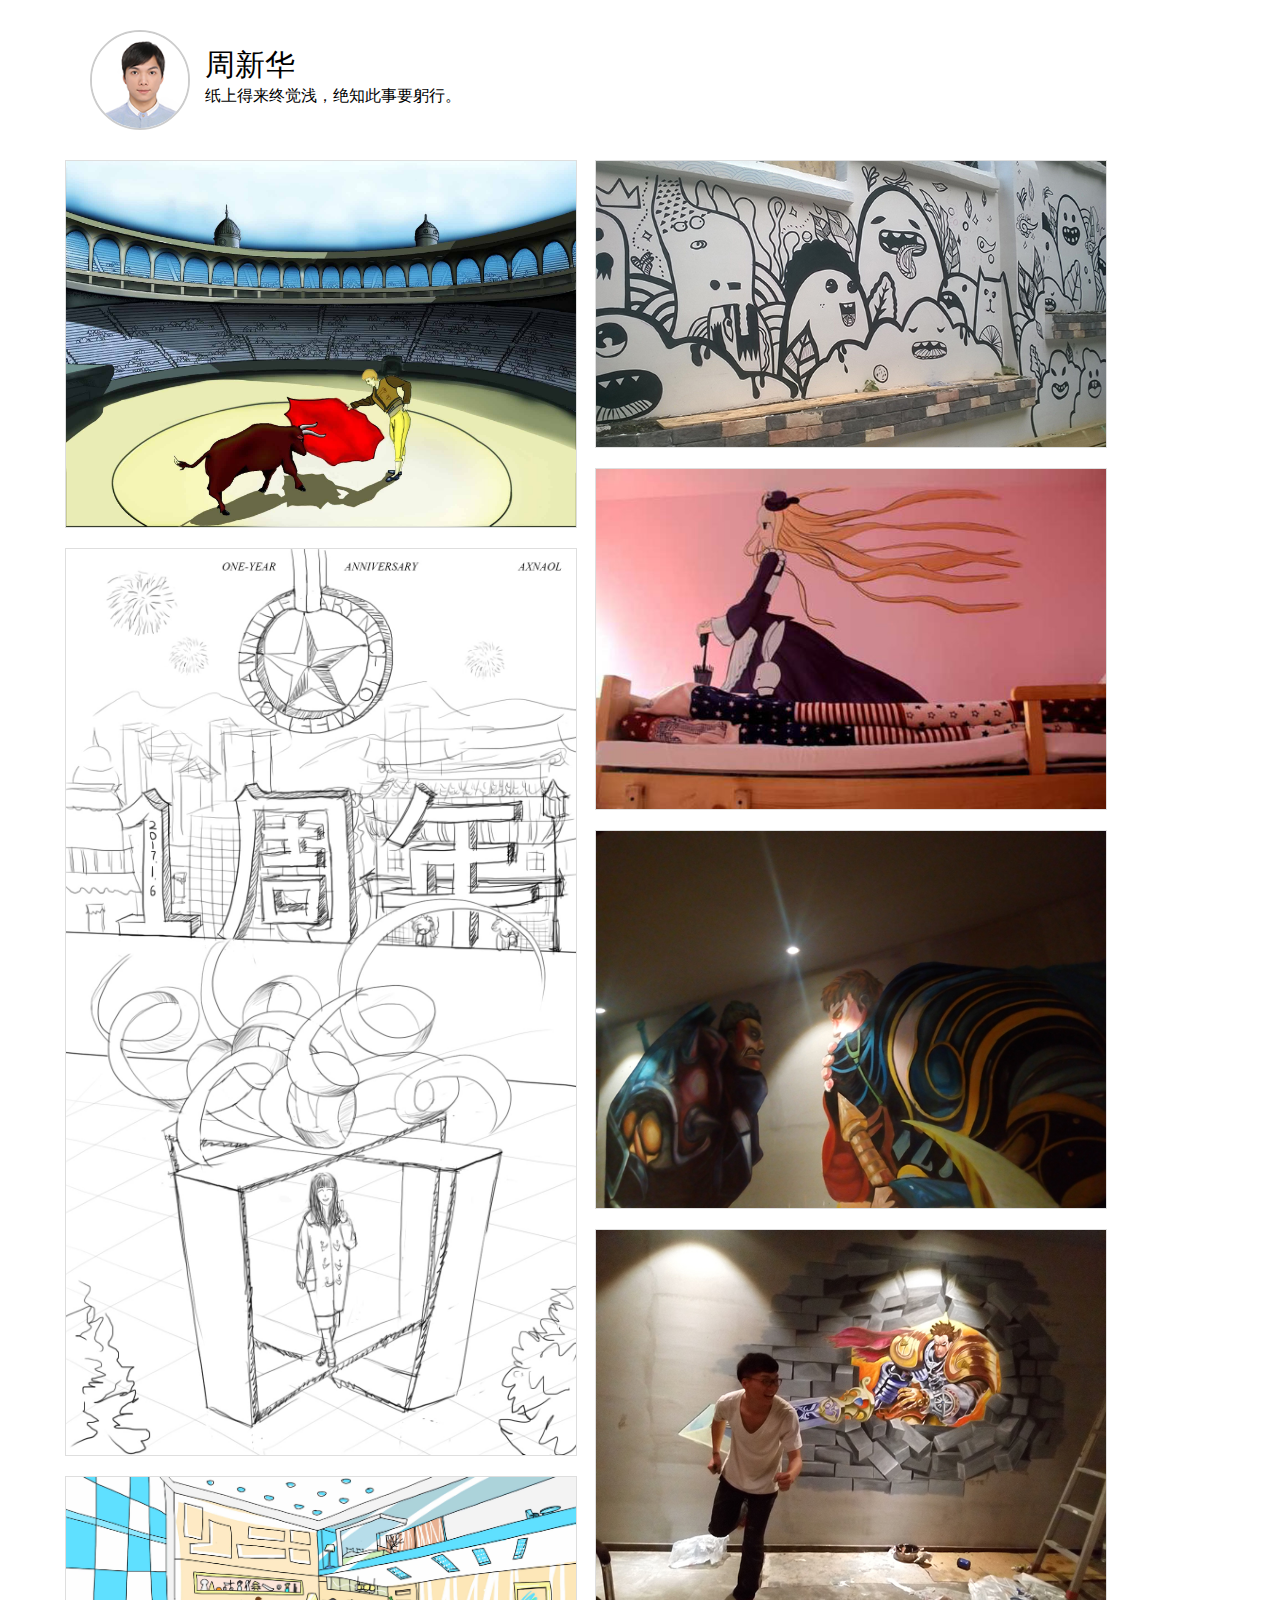
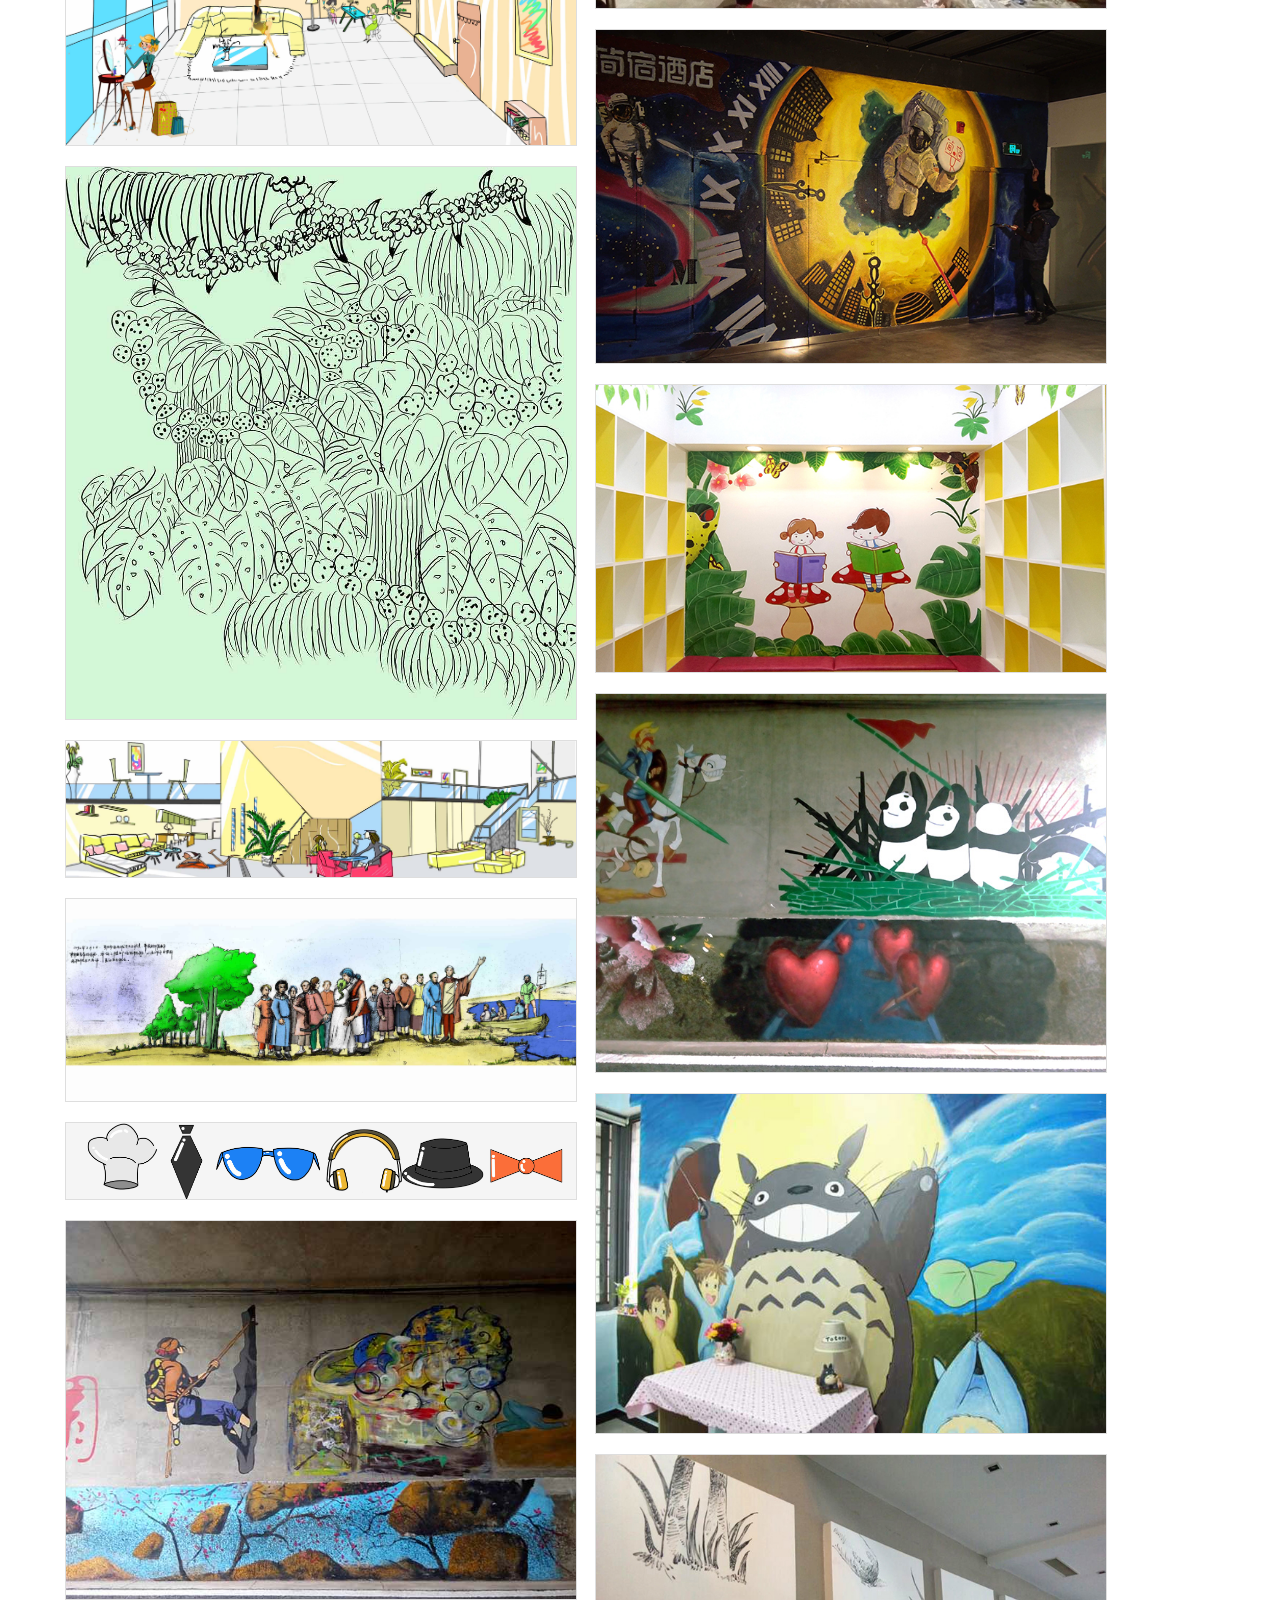
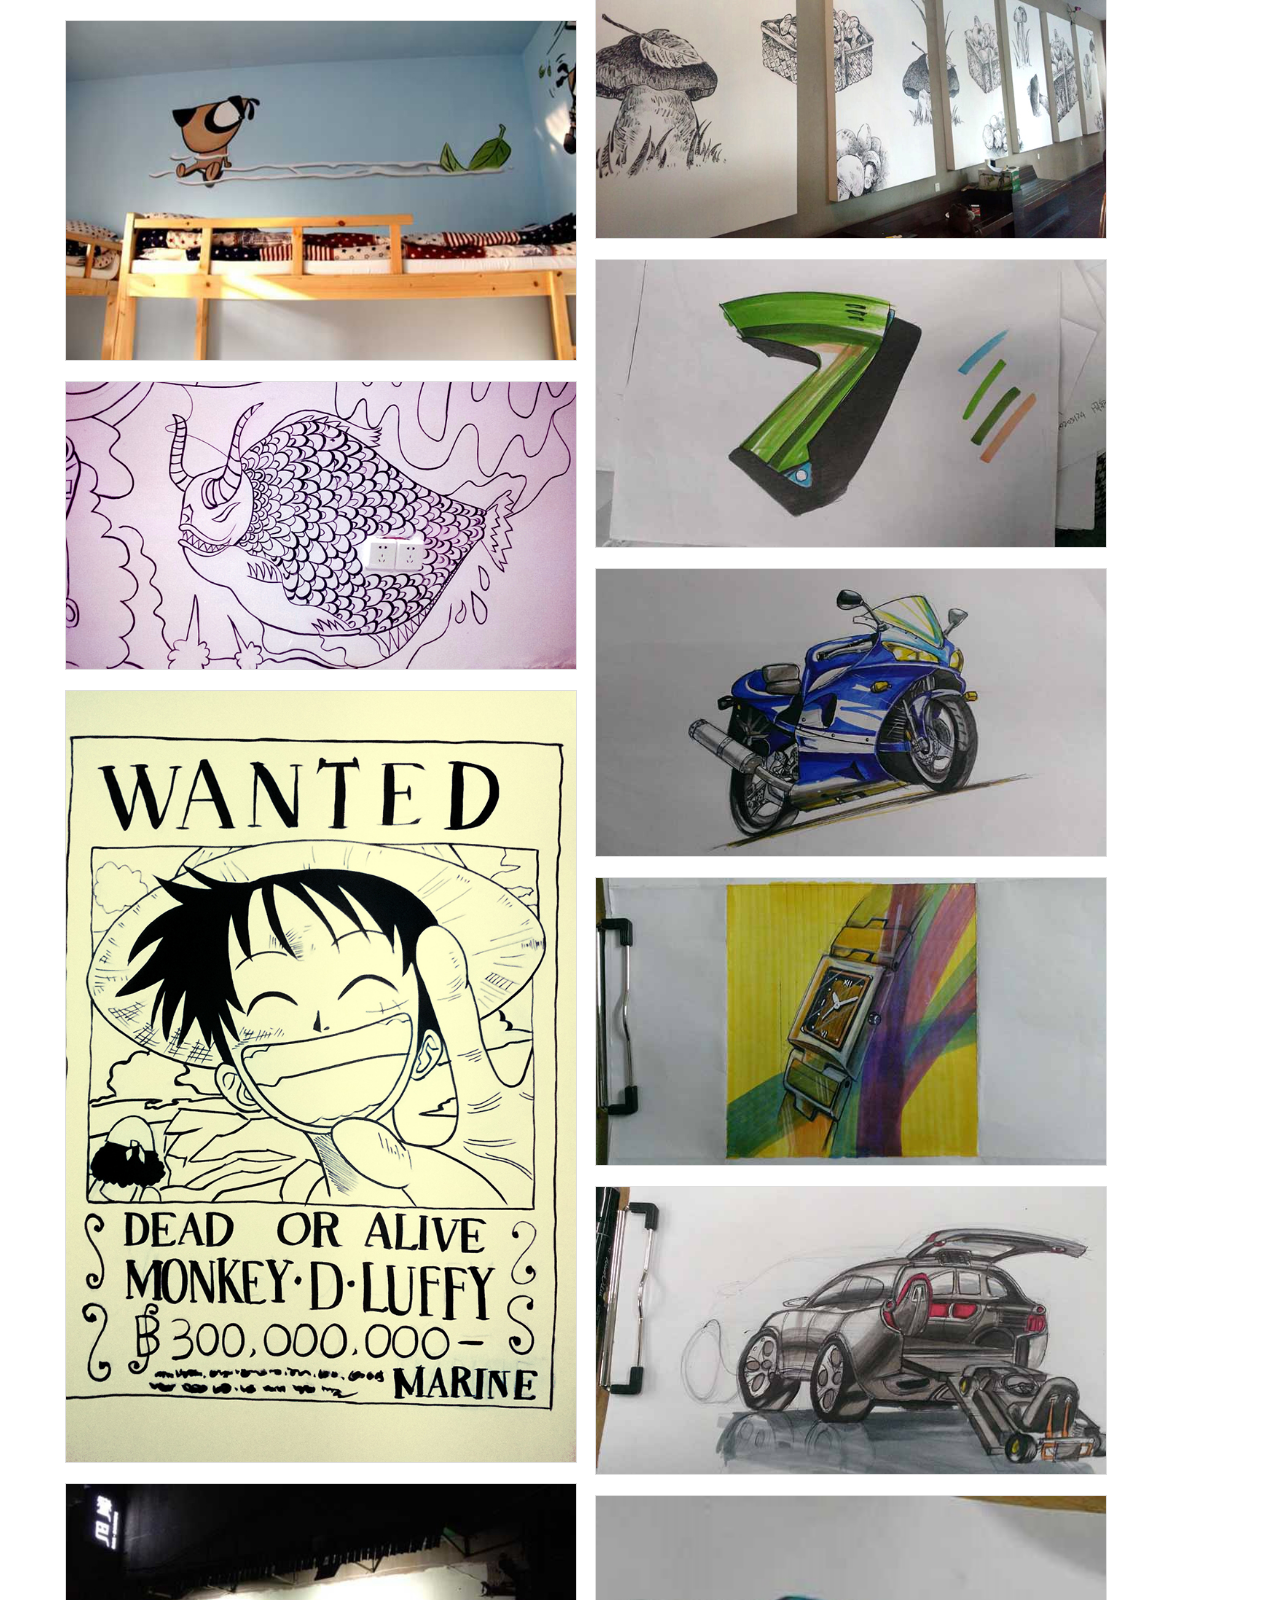
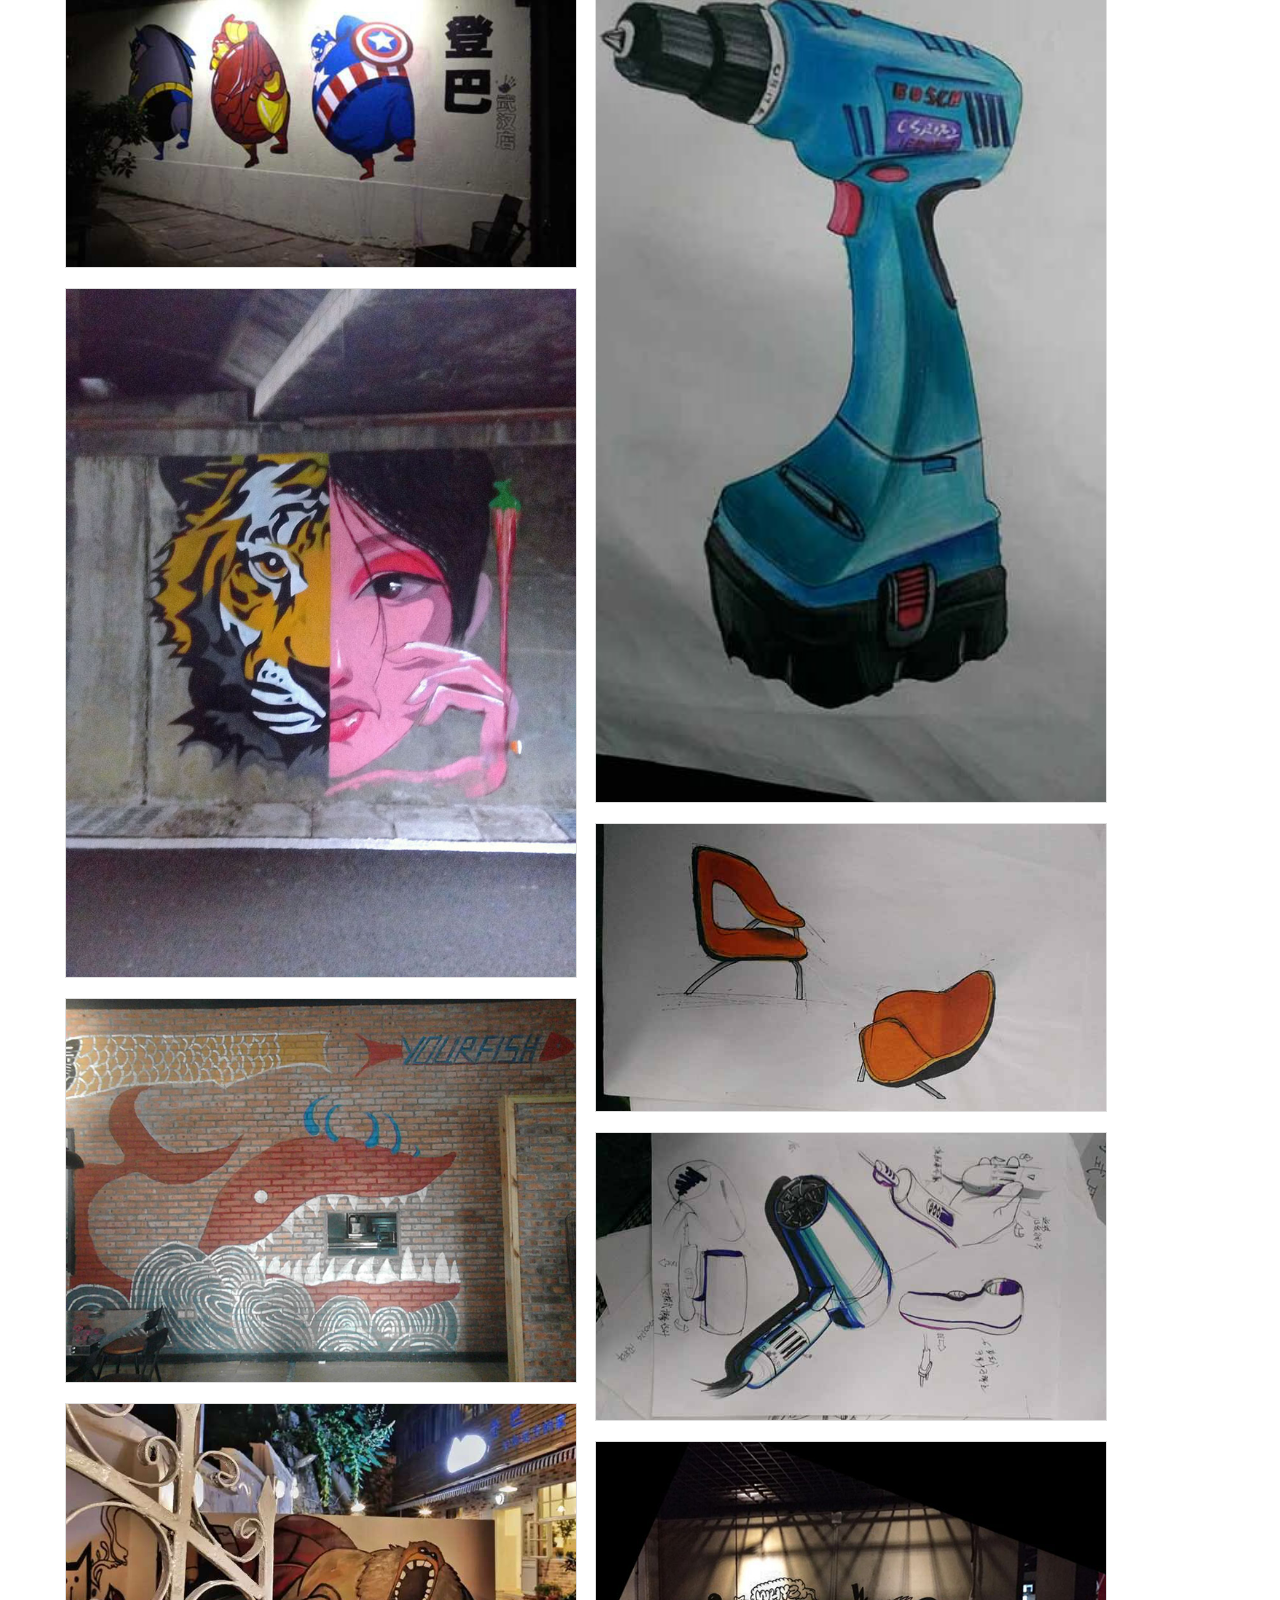
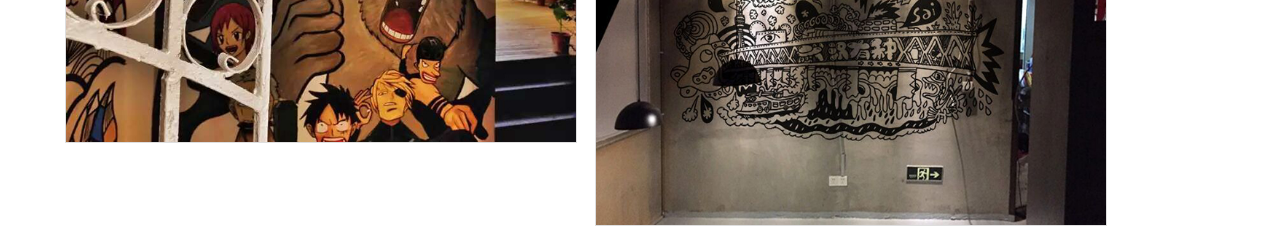
<file: SH.html>
<!DOCTYPE html>
<html>
<head lang="en">
    <meta charset="UTF-8">
    <title>周新华作品集</title>
    <style type="text/css">
        body, h1, h2, h3, h4, h5, h6, hr, p, blockquote, /* structural elements 结构元素 */
        dl, dt, dd, ul, ol, li, /* list elements 列表元素 */
        pre, /* text formatting elements 文本格式元素 */
        fieldset, lengend, button, input, textarea, /* form elements 表单元素 */
        th, td { /* table elements 表格元素 */
            margin: 0;
            padding: 0;
        }
        ul, ol { list-style: none; }

        /* 重置文本格式元素 */
        a { text-decoration: none; }
        a:hover { text-decoration: none; }
        body{
            font-family: 微软雅黑;
        }
        .head{
            height:120px;margin-top: 20px;
            /*background-color: #ccc;*/
        }
        .head .nav{
            height: 120px;
            width: 1100px;
            margin: 0 auto;
            /*background-color: yellow;*/
        }
        .head .nav .logo{
            height: 120px;
            width: 450px;
            /*background-color: gray;*/
            float: left;
        }
        .head .nav .mulu{
            /*background-color: red;*/
            float: left;
        }
        .head .nav .mulu ul{
            font-size: 24px;
        }
        .head .nav .mulu ul li{
            float: left;
            width: 120px;
            height: 85px;ds           text-align: center;
            line-height: 120px;
        }
        .active{
            border-bottom: 3px solid;
            border-bottom-color: #cccccc;
        }
        .head .nav .touxiang{
            width: 100px;
            height: 100px;
            border-radius: 50%;
            text-align: center;
            overflow: hidden;
            float: left;
            border: 2px solid;
            border-color: #cccccc;
            margin-top: 10px;
            box-sizing: border-box;
        }
        .head .nav .name{
            float: left;
            margin-left: 15px;
            padding-top: 25px;
        }
        #zxh{
            font-size: 30px;
        }
        .head .nav .logo .touxiang img{
            width: 100px;
        }
        .content{
            width: 1150px;
            margin: 0 auto;
            background-color: yellow;
        }
        .box1{
            width: 510px;
            display: inline-block;
            margin: 0px 20px 0 0;
            float: left;
        }
       .content img {
            width: 510px;
            /*height: 250px;*/
            display: inline-block;
            border: 1px solid #dedede;
            margin: 20px 20px 0 0;
            float: left;
            line-height: 250px;
        }
        /*ul:nth-child(1){*/
            /*background: url('./images/2.png') no-repeat;*/
            /*background-size: contain;*/
        /*}*/
    </style>
</head>
<body>
<div class="head">
    <div class="nav">
        <div class="logo">
            <div class="touxiang">
                <a href="index.html"><img src="images/tx2.png" alt=""q/></a>
            </div>
            <div class="name">
                <p id="zxh">周新华</p>
                <p>纸上得来终觉浅，绝知此事要躬行。</p>
            </div>
        </div>
        <div class="mulu">
            <ul>
                <!--<li class="active"><P><a href="">作品集</a></P></li>-->
                <!--<li><p><a href="">简历</a></p></li>-->
            </ul>
        </div>
    </div>
</div>
<div class="content">
    <div class="box1">
<img src="images/sh/02.jpg" alt="" class="img1"/>
    <img src="images/sh/03.jpg" alt="" class="img1"/>
    <img src="images/sh/04.jpg" alt="" class="img1"/>
    <img src="images/sh/05.jpg" alt="" class="img1"/>
    <img src="images/sh/06.jpg" alt="" class="img1"/>
    <img src="images/sh/07.jpg" alt="" class="img1"/>
    <img src="images/sh/08.jpg" alt="" class="img1"/>
    <img src="images/sh/09.jpg" alt="" class="img1"/>
    <img src="images/sh/10.jpg" alt="" class="img1"/>
    <img src="images/sh/11.jpg" alt="" class="img1"/>
    <img src="images/sh/12.jpg" alt="" class="img1"/>
    <img src="images/sh/13.jpg" alt="" class="img1"/>
    <img src="images/sh/14.jpg" alt="" class="img1"/>
    <img src="images/sh/15.jpg" alt="" class="img1"/>
    <img src="images/sh/16.jpg" alt="" class="img1"/>
    
    </div>
    <div class="box1">
    <img src="images/sh/18.jpg" alt="" class="img1"/>
    <img src="images/sh/19.jpg" alt="" class="img1"/>
    <img src="images/sh/20.jpg" alt="" class="img1"/>
    <img src="images/sh/21.jpg" alt="" class="img1"/>
    <img src="images/sh/22.jpg" alt="" class="img1"/>
    <img src="images/sh/23.jpg" alt="" class="img1"/>
    <img src="images/sh/24.jpg" alt="" class="img1"/>
    <img src="images/sh/25.jpg" alt="" class="img1"/>
    <img src="images/sh/27.jpg" alt="" class="img1"/>
    <img src="images/sh/28.jpg" alt="" class="img1"/>
    <img src="images/sh/29.jpg" alt="" class="img1"/>
    <img src="images/sh/30.jpg" alt="" class="img1"/>
    <img src="images/sh/31.jpg" alt="" class="img1"/>
    <img src="images/sh/32.jpg" alt="" class="img1"/>
    <img src="images/sh/33.jpg" alt="" class="img1"/>
    <img src="images/sh/34.jpg" alt="" class="img1"/>
    <img src="images/sh/17.jpg" alt="" class="img1"/>
    </div>


</div>
</body>
</html>
</file>
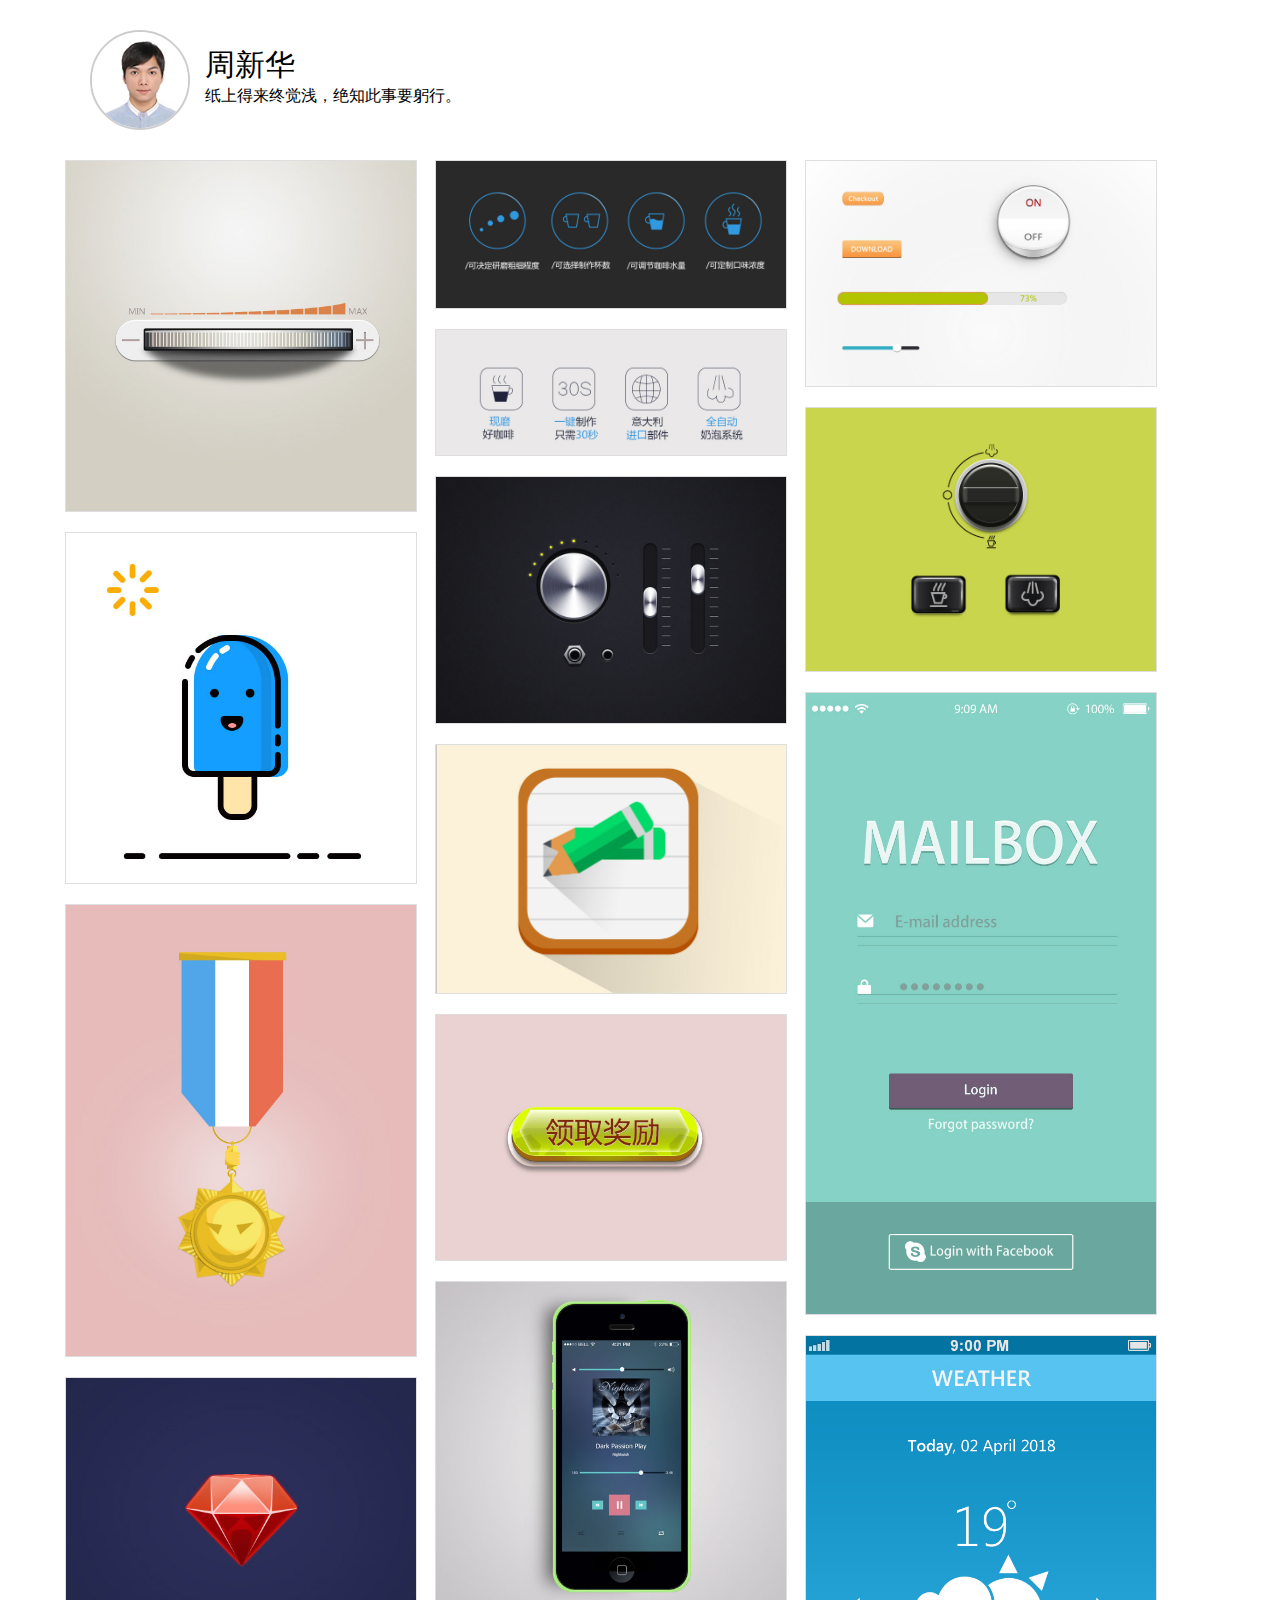
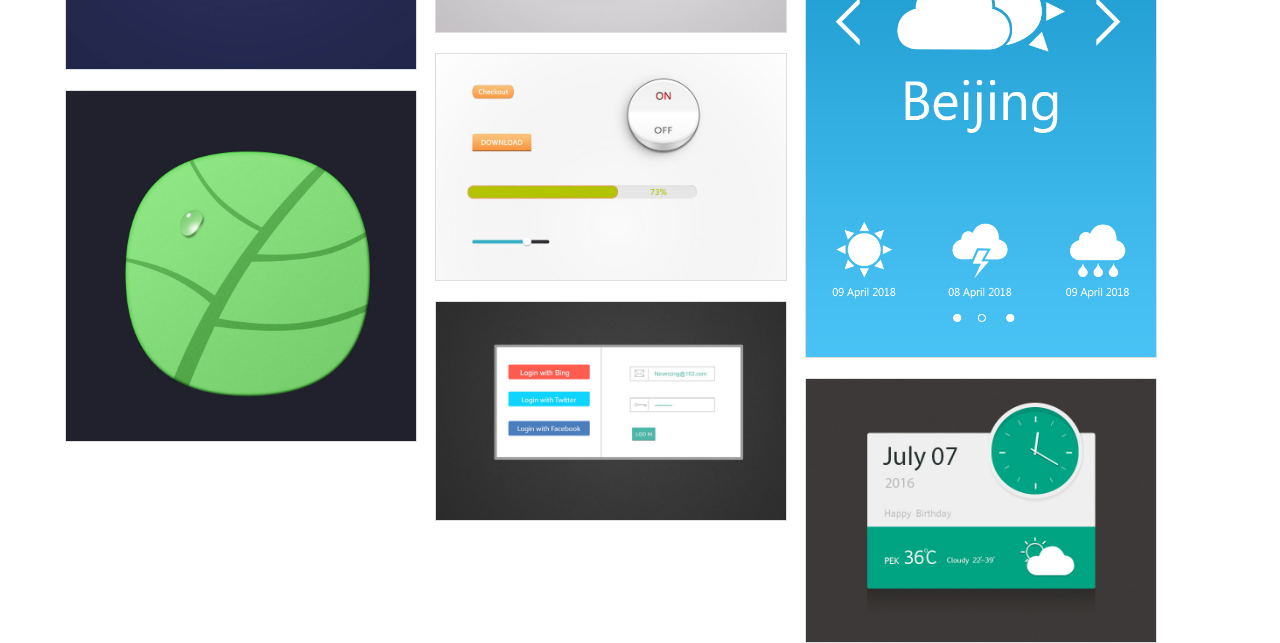
<file: UI.html>
<!DOCTYPE html>
<html>
<head lang="en">
    <meta charset="UTF-8">
    <title>周新华作品集</title>
    <style type="text/css">
        body, h1, h2, h3, h4, h5, h6, hr, p, blockquote, /* structural elements 结构元素 */
        dl, dt, dd, ul, ol, li, /* list elements 列表元素 */
        pre, /* text formatting elements 文本格式元素 */
        fieldset, lengend, button, input, textarea, /* form elements 表单元素 */
        th, td { /* table elements 表格元素 */
            margin: 0;
            padding: 0;
        }
        ul, ol { list-style: none; }

        /* 重置文本格式元素 */
        a { text-decoration: none; }
        a:hover { text-decoration: none; }
        body{
            font-family: 微软雅黑;
        }
        .head{
            height:120px;margin-top: 20px;
            /*background-color: #ccc;*/
        }
        .head .nav{
            height: 120px;
            width: 1100px;
            margin: 0 auto;
            /*background-color: yellow;*/
        }
        .head .nav .logo{
            height: 120px;
            width: 450px;
            /*background-color: gray;*/
            float: left;
        }
        .head .nav .mulu{
            /*background-color: red;*/
            float: left;
        }
        .head .nav .mulu ul{
            font-size: 24px;
        }
        .head .nav .mulu ul li{
            float: left;
            width: 120px;
            height: 85px;
            text-align: center;
            line-height: 120px;
        }
        .active{
            border-bottom: 3px solid;
            border-bottom-color: #cccccc;
        }
        .head .nav .touxiang{
            width: 100px;
            height: 100px;
            border-radius: 50%;
            text-align: center;
            overflow: hidden;
            float: left;
            border: 2px solid;
            border-color: #cccccc;
            margin-top: 10px;
            box-sizing: border-box;
        }
        .head .nav .name{
            float: left;
            margin-left: 15px;
            padding-top: 25px;
        }
        #zxh{
            font-size: 30px;
        }
        .head .nav .logo .touxiang img{
            width: 100px;
        }
        .content{
            width: 1150px;
            margin: 0 auto;
            background-color: yellow;
        }
        .box1{
            width: 350px;
            display: inline-block;
            margin: 0px 20px 0 0;
            float: left;
        }
       .content img {
            width: 350px;
            /*height: 250px;*/
            display: inline-block;
            border: 1px solid #dedede;
            margin: 20px 20px 0 0;
            float: left;
            line-height: 250px;
        }
        /*ul:nth-child(1){*/
            /*background: url('./images/2.png') no-repeat;*/
            /*background-size: contain;*/
        /*}*/
    </style>
</head>
<body>
<div class="head">
    <div class="nav">
        <div class="logo">
            <div class="touxiang">
                <a href="index.html"><img src="images/tx2.png" alt=""q/></a>
            </div>
            <div class="name">
                <p id="zxh">周新华</p>
                <p>纸上得来终觉浅，绝知此事要躬行。</p>
            </div>
        </div>
        <div class="mulu">
            <ul>
                <!--<li class="active"><P><a href="">作品集</a></P></li>-->
                <!--<li><p><a href="">简历</a></p></li>-->
            </ul>
        </div>
    </div>
</div>
<div class="content">
    <div class="box1">
            <img src="images/ui/01.jpg" alt="" class="img1"/>
    <img src="images/ui/02.jpg" alt="" class="img1"/>
    <img src="images/ui/03.jpg" alt="" class="img1"/>
    <img src="images/ui/04.jpg" alt="" class="img1"/>
    <img src="images/ui/05.jpg" alt="" class="img1"/>
    </div>
    <div class="box1">
            <img src="images/ui/06.jpg" alt="" class="img1"/>
    <img src="images/ui/07.jpg" alt="" class="img1"/>
    <img src="images/ui/08.jpg" alt="" class="img1"/>
    <img src="images/ui/09.jpg" alt="" class="img1"/>
    <img src="images/ui/10.jpg" alt="" class="img1"/>
               <img src="images/ui/17.jpg" alt="" class="img1"/> 
                     <img src="images/ui/11.jpg" alt="" class="img1"/> 
                     <img src="images/ui/16.jpg" alt="" class="img1"/> 
    </div>
    <div class="box1">
           <img src="images/ui/11.jpg" alt="" class="img1"/>
    <img src="images/ui/12.jpg" alt="" class="img1"/>
    <img src="images/ui/13.jpg" alt="" class="img1"/>
    <img src="images/ui/14.jpg" alt="" class="img1"/>
    <img src="images/ui/15.jpg" alt="" class="img1"/>
    </div>


</div>
</body>
</html>
</file>
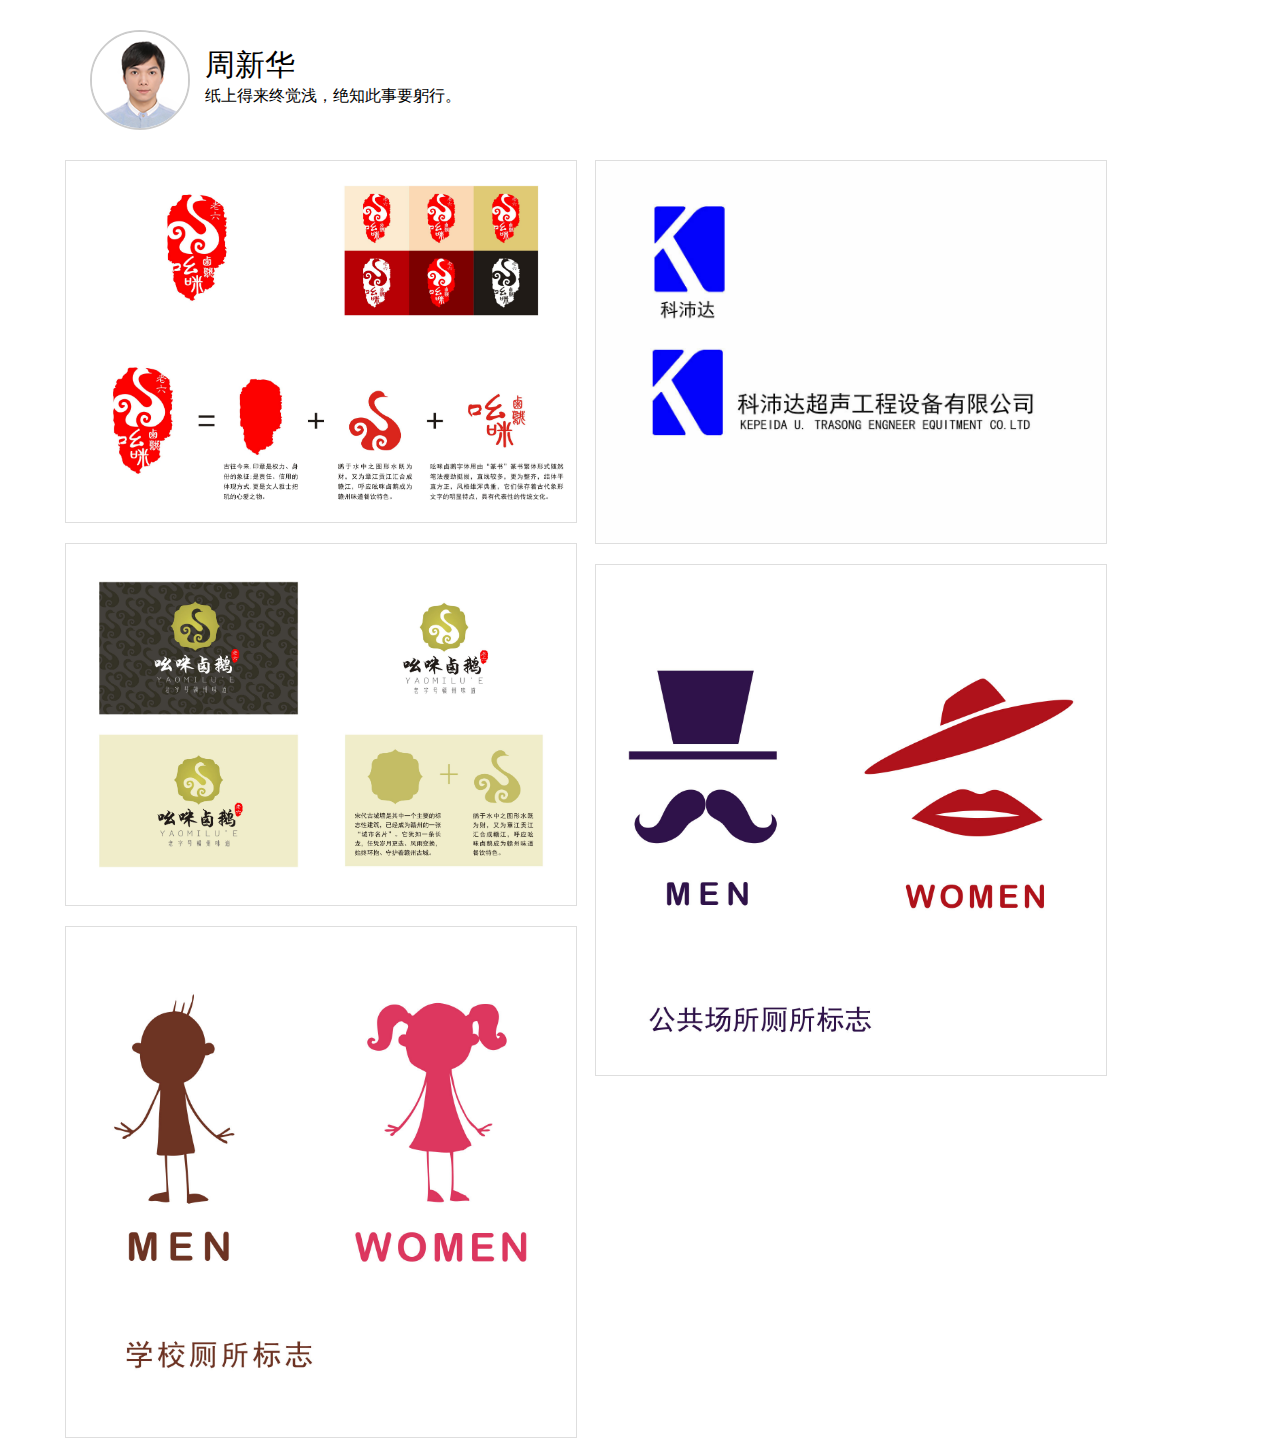
<file: VI.html>
<!DOCTYPE html>
<html>
<head lang="en">
    <meta charset="UTF-8">
    <title>周新华作品集</title>
    <style type="text/css">
        body, h1, h2, h3, h4, h5, h6, hr, p, blockquote, /* structural elements 结构元素 */
        dl, dt, dd, ul, ol, li, /* list elements 列表元素 */
        pre, /* text formatting elements 文本格式元素 */
        fieldset, lengend, button, input, textarea, /* form elements 表单元素 */
        th, td { /* table elements 表格元素 */
            margin: 0;
            padding: 0;
        }
        ul, ol { list-style: none; }

        /* 重置文本格式元素 */
        a { text-decoration: none; }
        a:hover { text-decoration: none; }
        body{
            font-family: 微软雅黑;
        }
        .head{
            height:120px;margin-top: 20px;
            /*background-color: #ccc;*/
        }
        .head .nav{
            height: 120px;
            width: 1100px;
            margin: 0 auto;
            /*background-color: yellow;*/
        }
        .head .nav .logo{
            height: 120px;
            width: 450px;
            /*background-color: gray;*/
            float: left;
        }
        .head .nav .mulu{
            /*background-color: red;*/
            float: left;
        }
        .head .nav .mulu ul{
            font-size: 24px;
        }
        .head .nav .mulu ul li{
            float: left;
            width: 120px;
            height: 85px;
            text-align: center;
            line-height: 120px;
        }
        .active{
            border-bottom: 3px solid;
            border-bottom-color: #cccccc;
        }
        .head .nav .touxiang{
            width: 100px;
            height: 100px;
            border-radius: 50%;
            text-align: center;
            overflow: hidden;
            float: left;
            border: 2px solid;
            border-color: #cccccc;
            margin-top: 10px;
            box-sizing: border-box;
        }
        .head .nav .name{
            float: left;
            margin-left: 15px;
            padding-top: 25px;
        }
        #zxh{
            font-size: 30px;
        }
        .head .nav .logo .touxiang img{
            width: 100px;
        }
        .content{
            width: 1150px;
            margin: 0 auto;
            background-color: yellow;
        }
        .box1{
            width: 510px;
            display: inline-block;
            margin: 0px 20px 0 0;
            float: left;
        }
       .content img {
            width:510px;
            /*height: 250px;*/
            display: inline-block;
            border: 1px solid #dedede;
            margin: 20px 20px 0 0;
            float: left;
            line-height: 250px;
        }
        /*ul:nth-child(1){*/
            /*background: url('./images/2.png') no-repeat;*/
            /*background-size: contain;*/
        /*}*/
    </style>
</head>
<body>
<div class="head">
    <div class="nav">
        <div class="logo">
            <div class="touxiang">
                <a href="index.html"><img src="images/tx2.png" alt=""q/></a>
            </div>
            <div class="name">
                <p id="zxh">周新华</p>
                <p>纸上得来终觉浅，绝知此事要躬行。</p>
            </div>
        </div>
        <div class="mulu">
            <ul>
                <!--<li class="active"><P><a href="">作品集</a></P></li>-->
                <!--<li><p><a href="">简历</a></p></li>-->
            </ul>
        </div>
    </div>
</div>
<div class="content">
    <div class="box1">
    <img src="images/vi/01.jpg" alt="" class="img1"/>
    <img src="images/vi/02.jpg" alt="" class="img1"/>
    <img src="images/vi/04.jpg" alt="" class="img1"/>
   

          
    </div>
    <div class="box1">
         <img src="images/vi/03.jpg" alt="" class="img1"/>
         <img src="images/vi/05.jpg" alt="" class="img1"/>
    </div>

</div>
</body>
</html>
</file>
